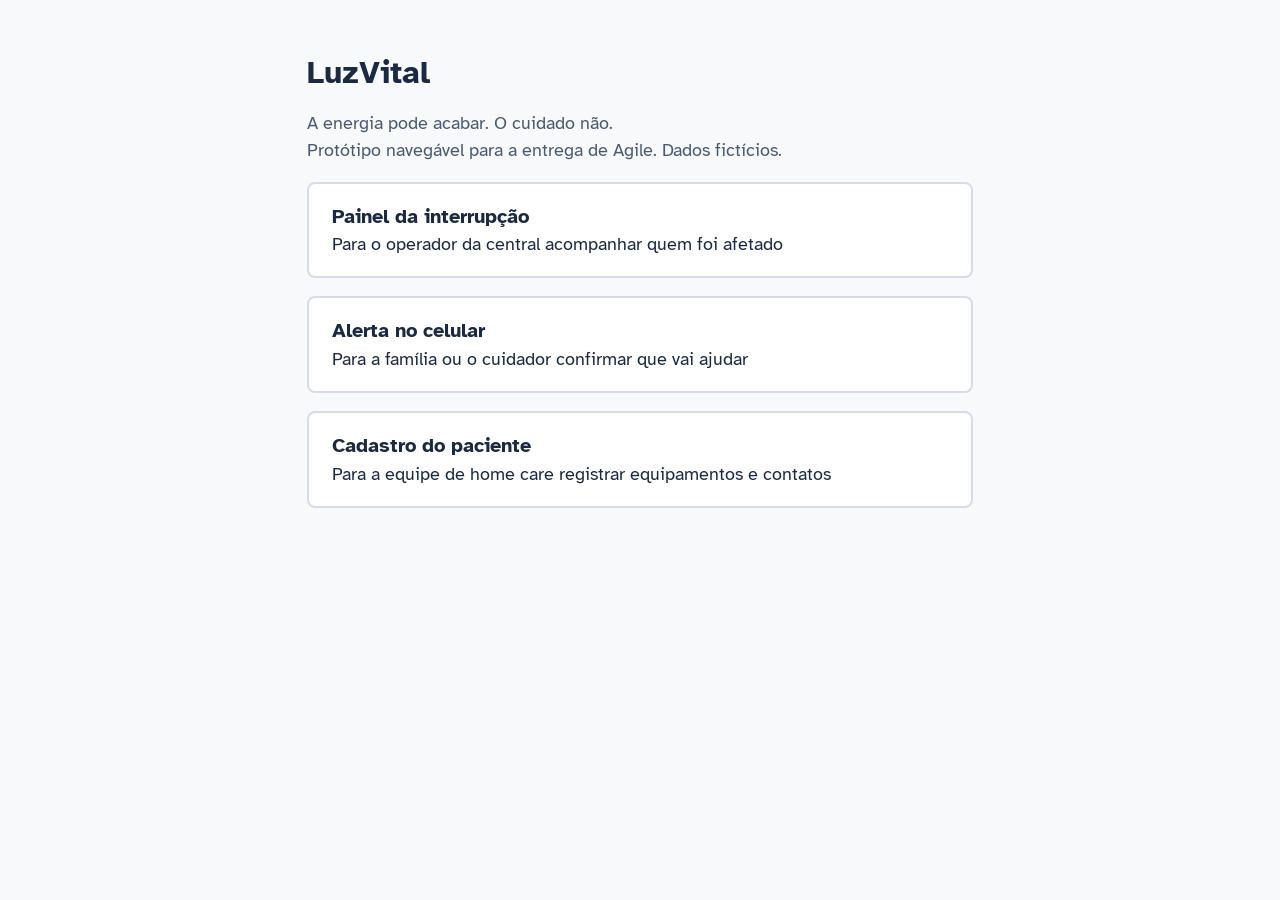
<file: frontend/prototipo/index.html>
<!DOCTYPE html>
<html lang="pt-BR">
<head>
<meta charset="utf-8">
<meta name="viewport" content="width=device-width, initial-scale=1">
<title>LuzVital — Protótipo</title>
<link rel="stylesheet" href="estilo.css">
<style>
  main { max-width: 40rem; margin: 0 auto; padding: 3rem 1.5rem; }
  p { color: var(--texto-suave); }
  ul { padding: 0; list-style: none; display: grid; gap: 1rem; }
  li a { display: block; padding: 1rem 1.25rem; border: 2px solid var(--linha); border-radius: 8px; text-decoration: none; background: #fff; }
  li a:hover { border-color: var(--noite); }
  li strong { display: block; font-size: 1.1rem; }
</style>
</head>
<body>
<main>
  <h1>LuzVital</h1>
  <p>A energia pode acabar. O cuidado não.<br>Protótipo navegável para a entrega de Agile. Dados fictícios.</p>
  <ul>
    <li><a href="painel.html"><strong>Painel da interrupção</strong>Para o operador da central acompanhar quem foi afetado</a></li>
    <li><a href="alerta.html"><strong>Alerta no celular</strong>Para a família ou o cuidador confirmar que vai ajudar</a></li>
    <li><a href="paciente.html"><strong>Cadastro do paciente</strong>Para a equipe de home care registrar equipamentos e contatos</a></li>
  </ul>
</main>
</body>
</html>
</file>
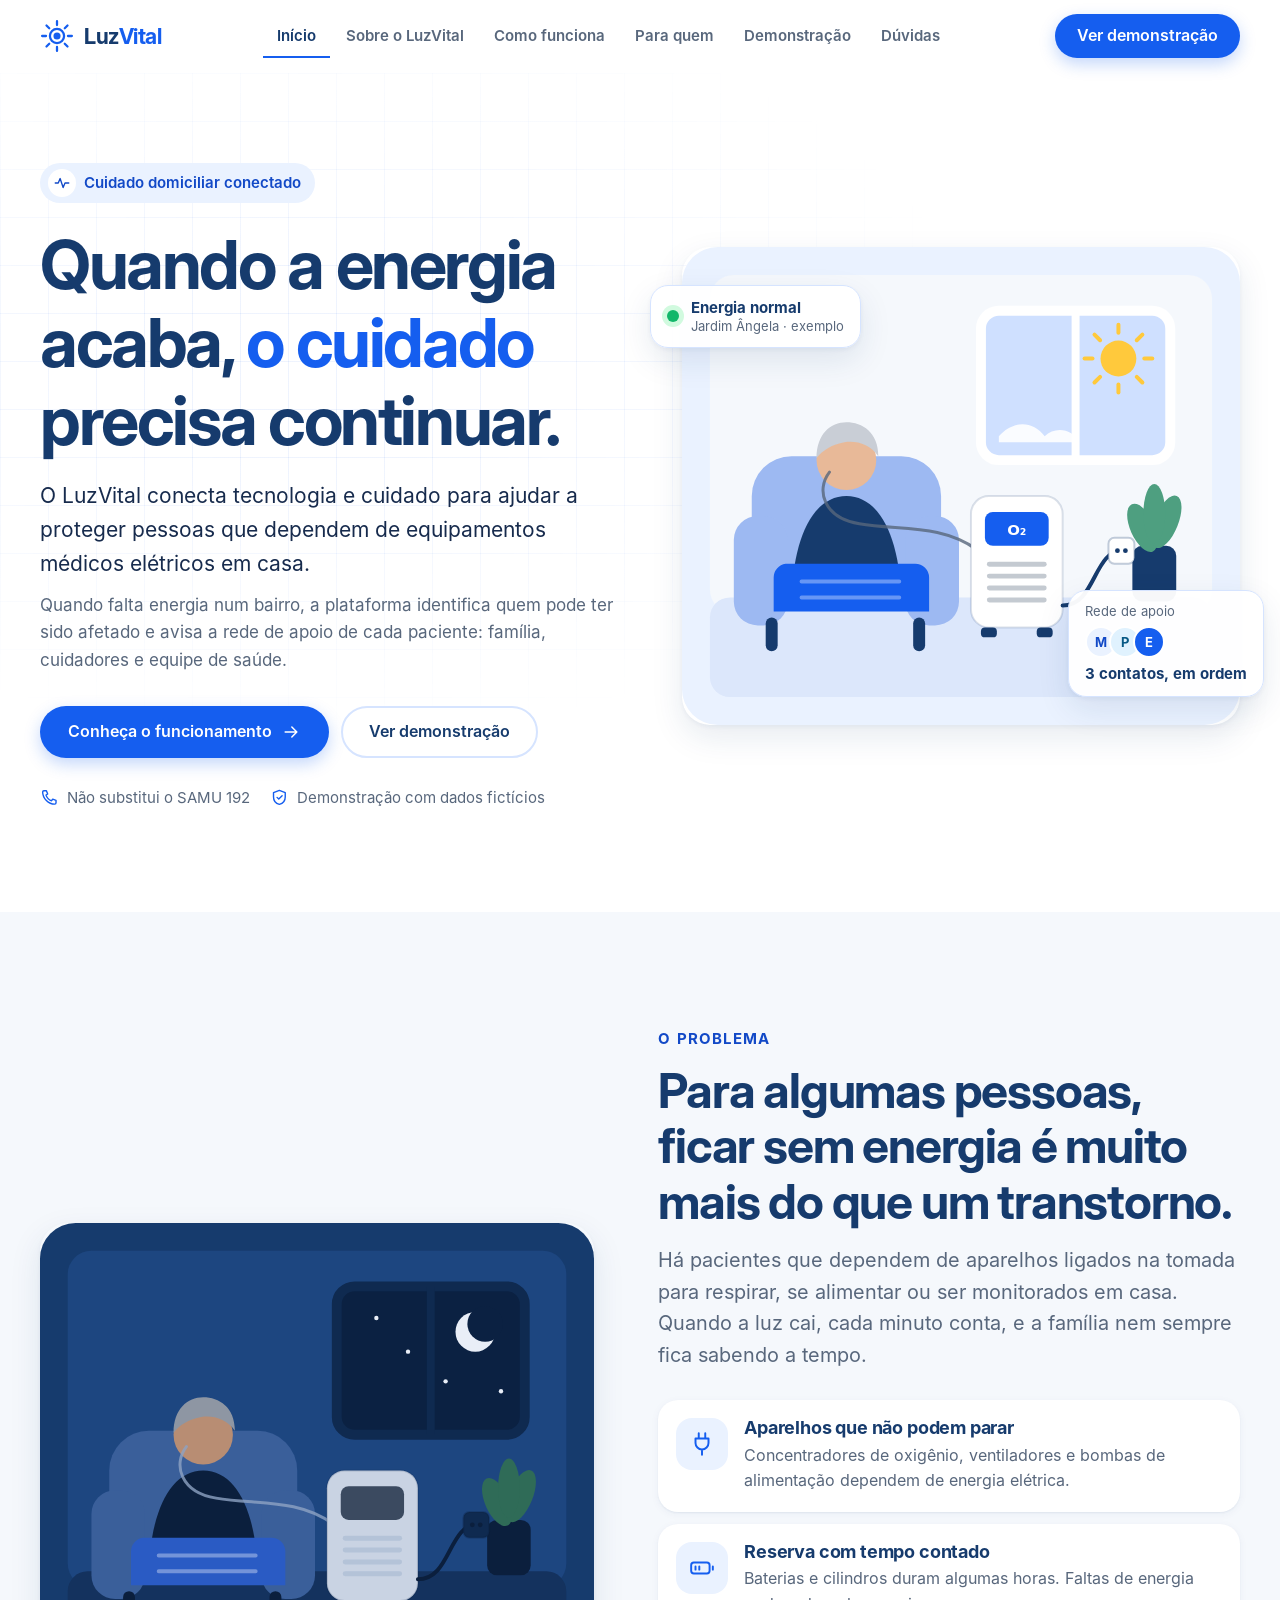
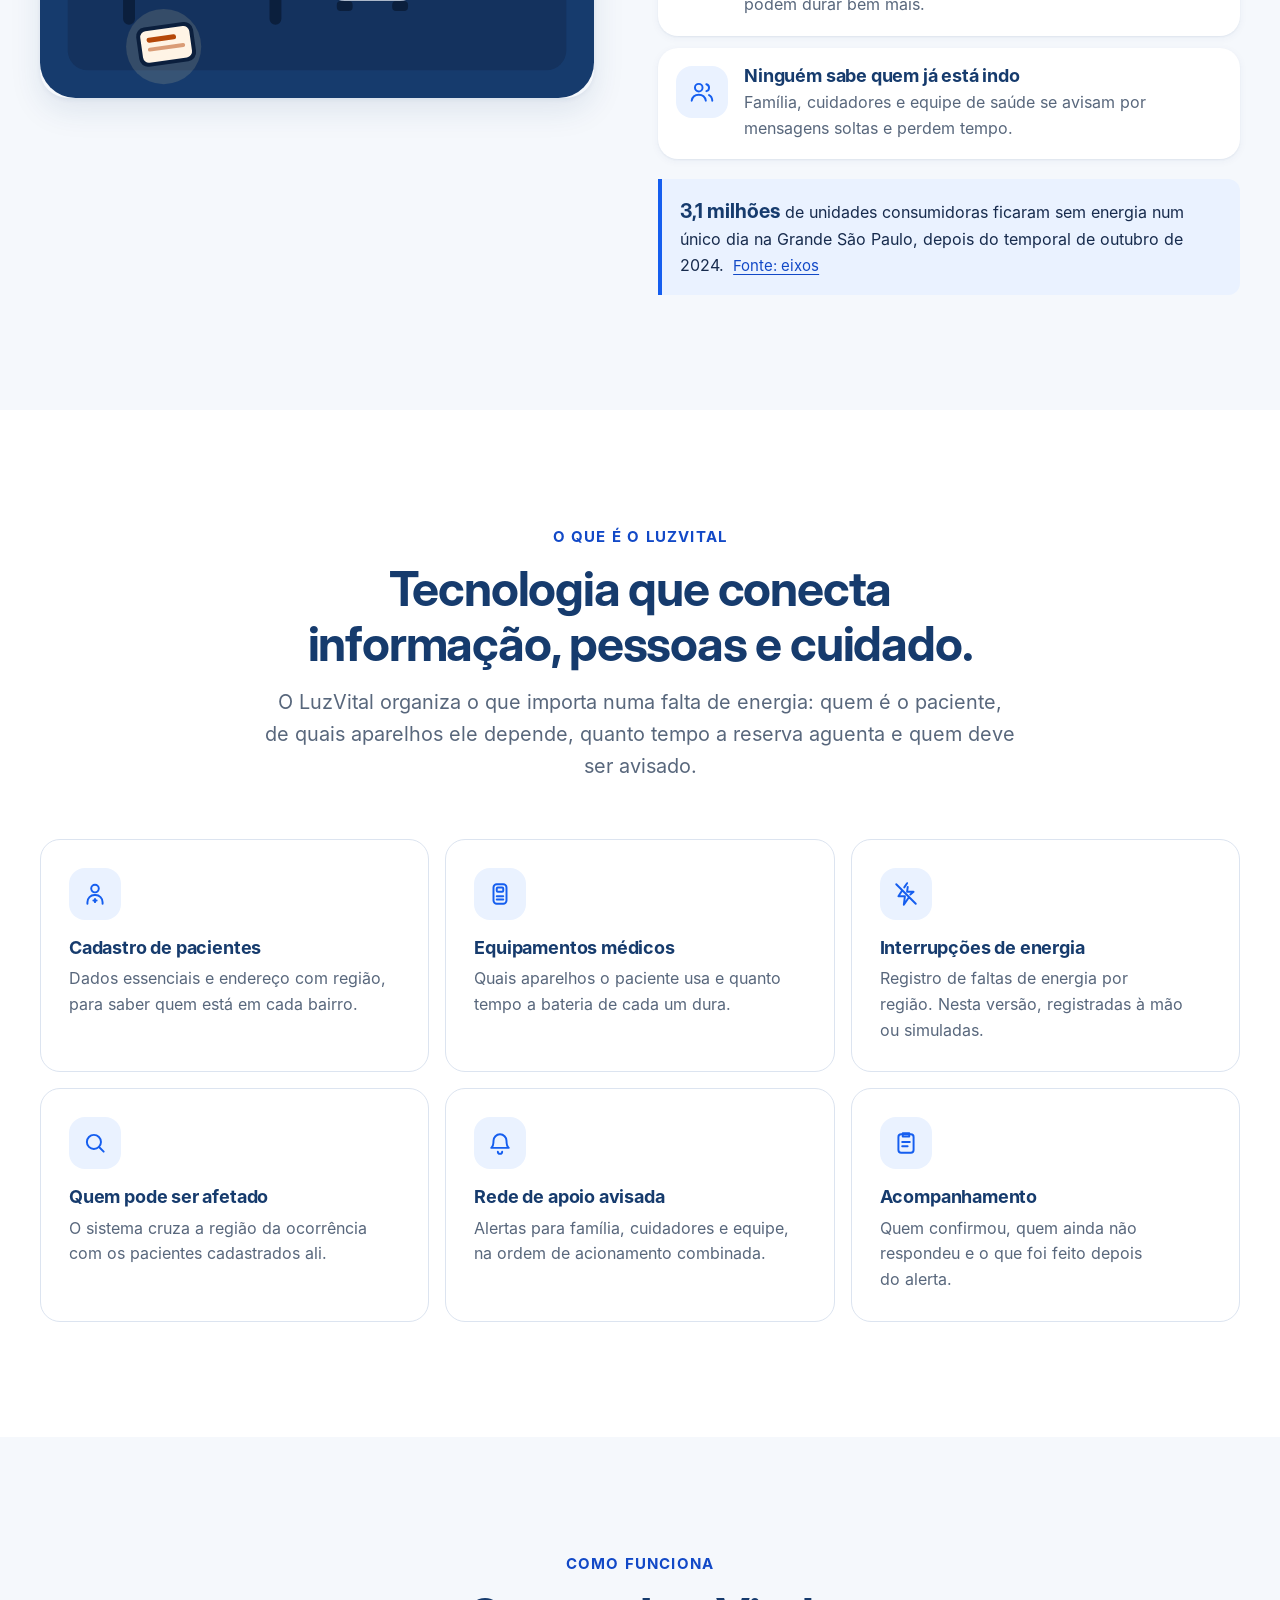
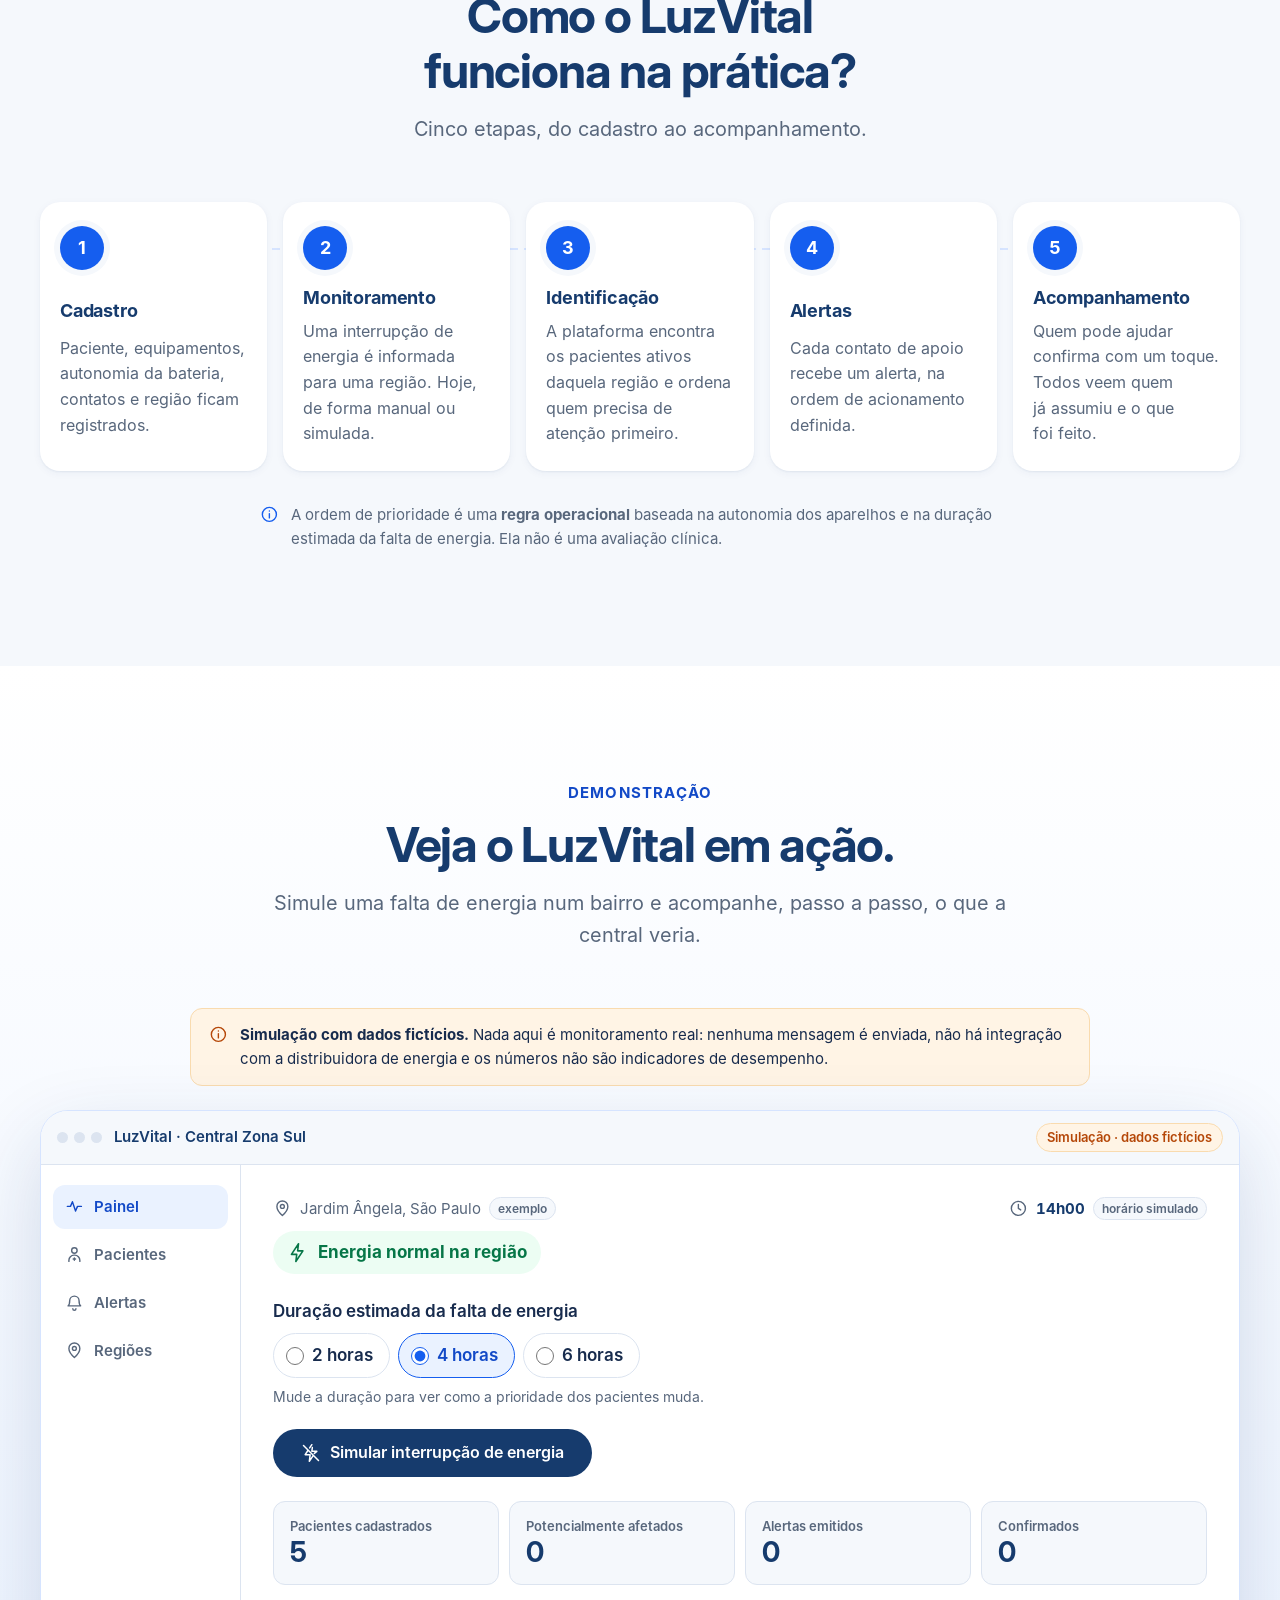
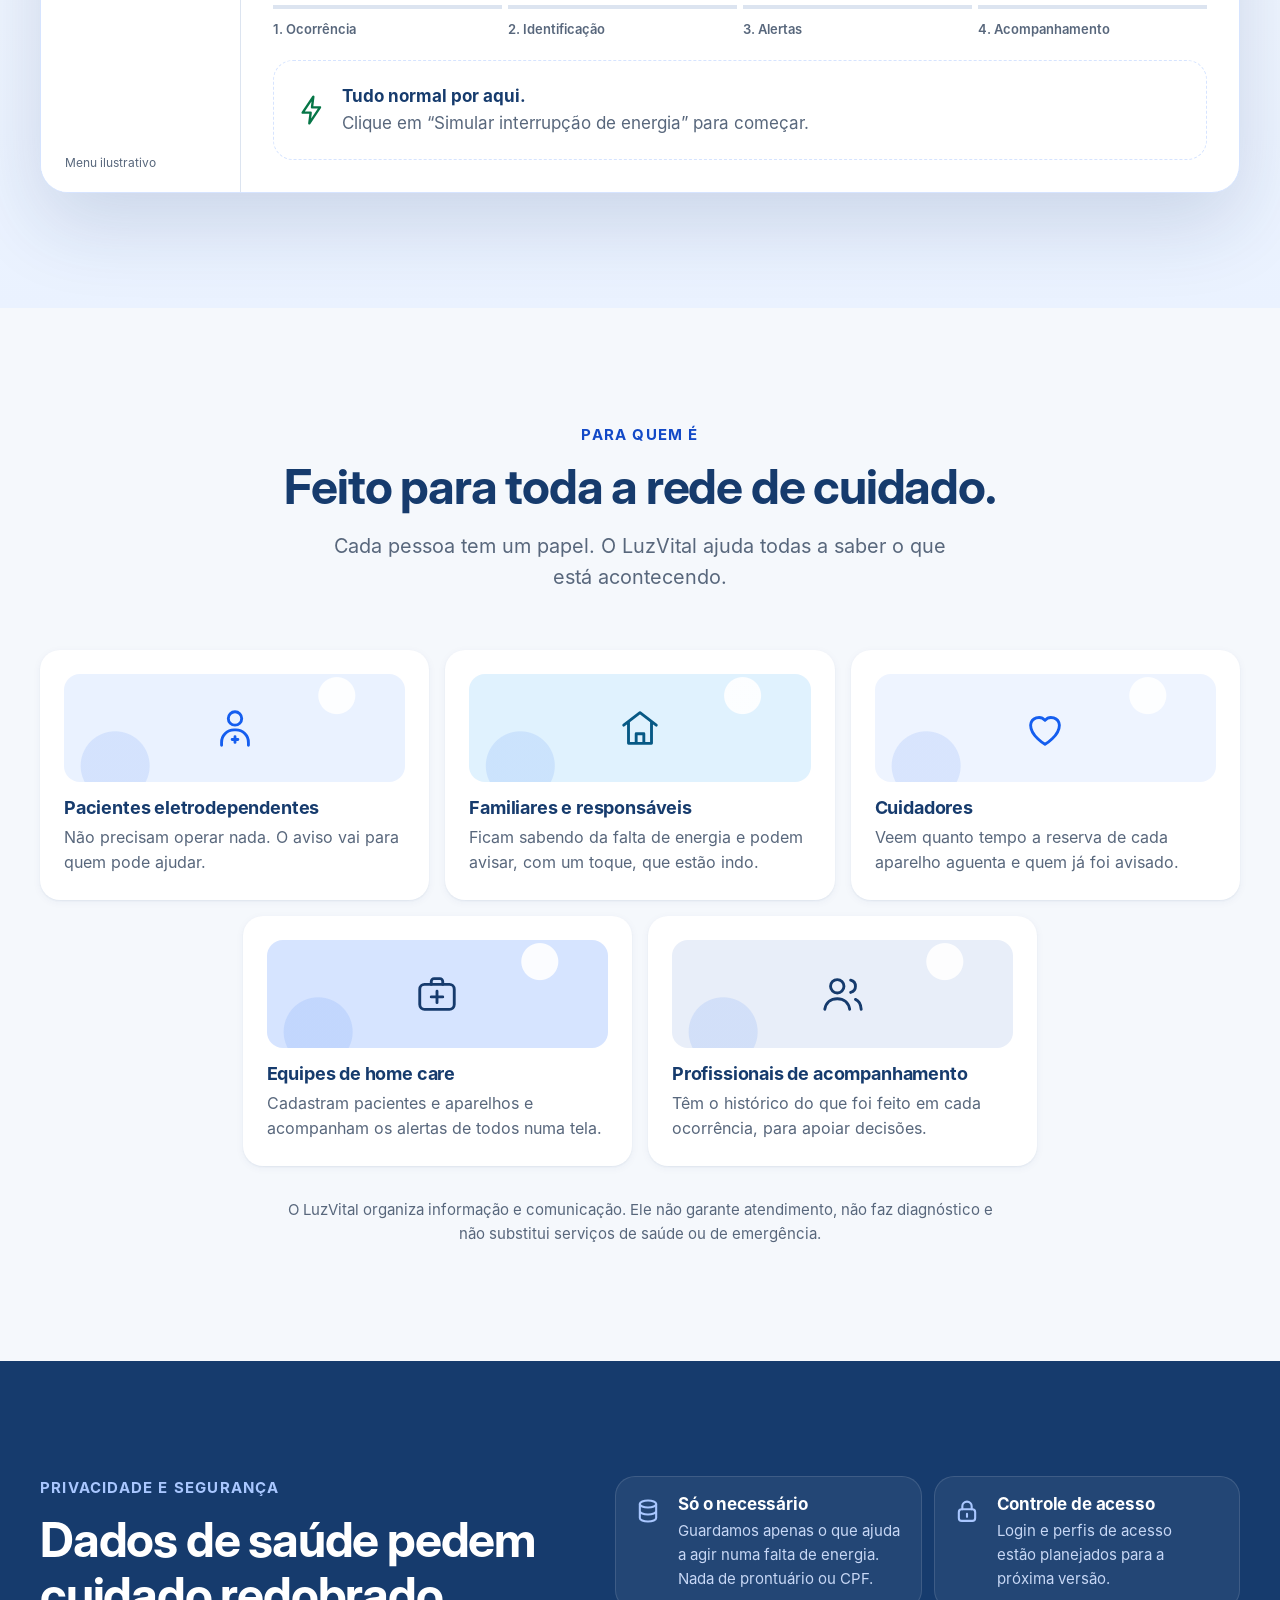
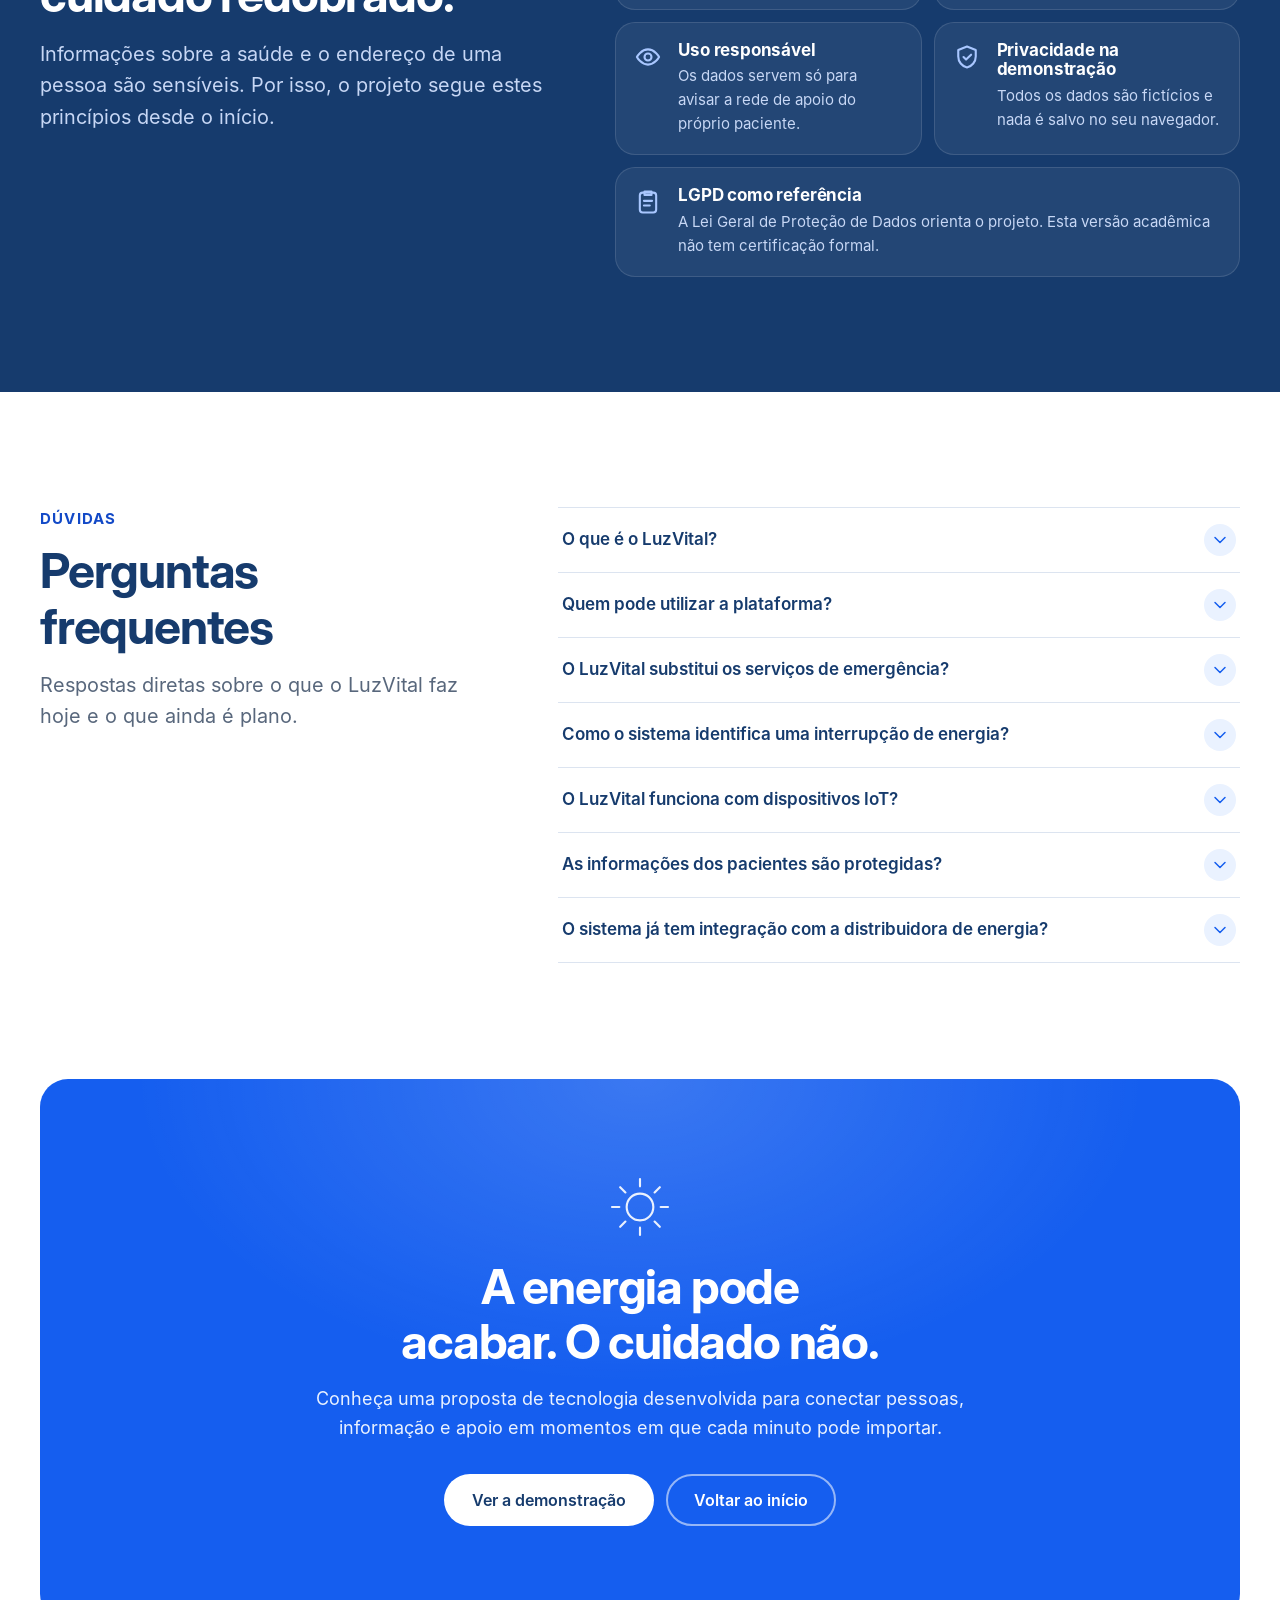
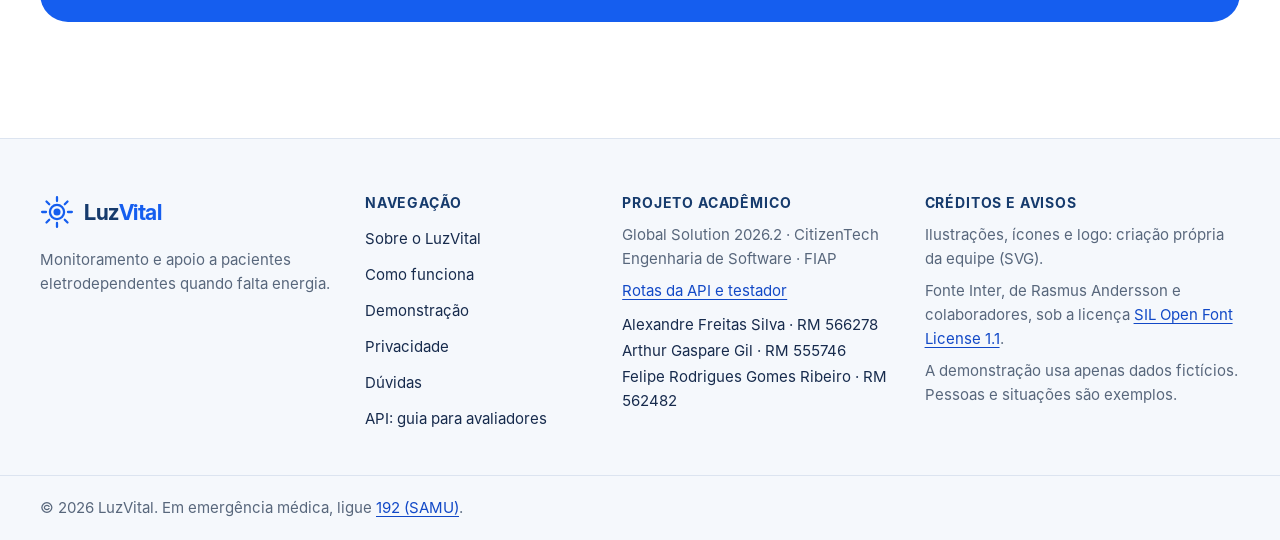
<file: backend/src/main/resources/static/index.html>
<!DOCTYPE html>
<html lang="pt-BR">
<head>
  <meta charset="utf-8">
  <meta name="viewport" content="width=device-width, initial-scale=1">
  <title>LuzVital — A energia pode acabar. O cuidado não.</title>
  <meta name="description" content="LuzVital conecta pacientes que dependem de equipamentos médicos elétricos em casa à sua rede de apoio quando falta energia. Projeto acadêmico CitizenTech — FIAP.">
  <meta name="theme-color" content="#155EEF">
  <link rel="icon" href="assets/logo/favicon.svg" type="image/svg+xml">
  <link rel="preload" href="assets/fonts/inter-regular.woff" as="font" type="font/woff" crossorigin>
  <link rel="preload" href="assets/fonts/interdisplay-bold.woff" as="font" type="font/woff" crossorigin>
  <link rel="stylesheet" href="css/styles.css">
  <script>document.documentElement.classList.add('js');</script>
  <script src="js/main.js" defer></script>
  <script src="js/simulacao.js" defer></script>
</head>
<body>
  <!-- Ícones próprios (traço 1.8, grade de 24 px). Usados com <use href="#i-..."> -->
  <svg class="sprite" aria-hidden="true" focusable="false">
    <symbol id="i-seta" viewBox="0 0 24 24"><path d="M5 12h14M13 6l6 6-6 6"/></symbol>
    <symbol id="i-menu" viewBox="0 0 24 24"><path d="M4 7h16M4 12h16M4 17h16"/></symbol>
    <symbol id="i-fechar" viewBox="0 0 24 24"><path d="M6 6l12 12M18 6L6 18"/></symbol>
    <symbol id="i-chevron" viewBox="0 0 24 24"><path d="M6 9l6 6 6-6"/></symbol>
    <symbol id="i-raio" viewBox="0 0 24 24"><path d="M13 2L5 14h6l-1 8 8-12h-6l1-8z"/></symbol>
    <symbol id="i-raio-off" viewBox="0 0 24 24"><path d="M13 2l-2.6 3.9M8.3 9L5 14h6l-1 8 4.4-6.6M16 12.5L19 10h-6l.6-4.5M3 3l18 18"/></symbol>
    <symbol id="i-tomada" viewBox="0 0 24 24"><path d="M9 2v5M15 2v5M6 7h12v4a6 6 0 0 1-12 0V7zM12 17v5"/></symbol>
    <symbol id="i-bateria" viewBox="0 0 24 24"><rect x="2" y="7" width="17" height="10" rx="2.5"/><path d="M22 10.5v3M6 10.5v3M9.5 10.5v3"/></symbol>
    <symbol id="i-relogio" viewBox="0 0 24 24"><circle cx="12" cy="12" r="9"/><path d="M12 7v5l3 2"/></symbol>
    <symbol id="i-pessoas" viewBox="0 0 24 24"><circle cx="9" cy="8" r="3.5"/><path d="M2.5 20c.6-3.6 3.2-5.5 6.5-5.5s5.9 1.9 6.5 5.5M16 4.8a3.3 3.3 0 0 1 0 6.4M18.5 14.8c1.7.7 2.8 2.4 3 5.2"/></symbol>
    <symbol id="i-paciente" viewBox="0 0 24 24"><circle cx="12" cy="7" r="3.5"/><path d="M5 21v-1.5A6.5 6.5 0 0 1 11.5 13h1A6.5 6.5 0 0 1 19 19.5V21M12 16.5v3M10.5 18h3"/></symbol>
    <symbol id="i-aparelho" viewBox="0 0 24 24"><rect x="6" y="3" width="12" height="18" rx="3"/><rect x="9" y="6" width="6" height="4" rx="1"/><path d="M9 14h6M9 17h6"/></symbol>
    <symbol id="i-mapa" viewBox="0 0 24 24"><path d="M12 21s-7-6.1-7-11.5a7 7 0 0 1 14 0C19 14.9 12 21 12 21z"/><circle cx="12" cy="9.5" r="2.5"/></symbol>
    <symbol id="i-busca" viewBox="0 0 24 24"><circle cx="11" cy="11" r="6.5"/><path d="M20 20l-4.3-4.3"/></symbol>
    <symbol id="i-sino" viewBox="0 0 24 24"><path d="M6 10a6 6 0 0 1 12 0c0 5 2 6.5 2 6.5H4S6 15 6 10zM10 20a2 2 0 0 0 4 0"/></symbol>
    <symbol id="i-check" viewBox="0 0 24 24"><circle cx="12" cy="12" r="9"/><path d="M8 12.3l2.7 2.7L16.2 9.5"/></symbol>
    <symbol id="i-lista" viewBox="0 0 24 24"><rect x="5" y="4" width="14" height="17" rx="2.5"/><path d="M9 3h6v3H9zM8.5 11h7M8.5 15h5"/></symbol>
    <symbol id="i-escudo" viewBox="0 0 24 24"><path d="M12 3l7.5 3v5.5c0 4.6-3.2 8.4-7.5 9.5-4.3-1.1-7.5-4.9-7.5-9.5V6L12 3z"/><path d="M9 12l2.2 2.2L15.5 10"/></symbol>
    <symbol id="i-cadeado" viewBox="0 0 24 24"><rect x="5" y="10.5" width="14" height="10" rx="2.5"/><path d="M8 10.5V8a4 4 0 0 1 8 0v2.5M12 14.5v2.5"/></symbol>
    <symbol id="i-olho" viewBox="0 0 24 24"><path d="M2.5 12S6 5.5 12 5.5 21.5 12 21.5 12 18 18.5 12 18.5 2.5 12 2.5 12z"/><circle cx="12" cy="12" r="3"/></symbol>
    <symbol id="i-dados" viewBox="0 0 24 24"><ellipse cx="12" cy="6" rx="7" ry="3"/><path d="M5 6v6c0 1.7 3.1 3 7 3s7-1.3 7-3V6M5 12v6c0 1.7 3.1 3 7 3s7-1.3 7-3v-6"/></symbol>
    <symbol id="i-telefone" viewBox="0 0 24 24"><path d="M5 3.5h3.2l1.6 4.2-2.1 1.4a11 11 0 0 0 7.2 7.2l1.4-2.1 4.2 1.6V19a1.6 1.6 0 0 1-1.6 1.6C10.8 20.6 3.4 13.2 3.4 5.1 3.4 4.2 4.1 3.5 5 3.5z"/></symbol>
    <symbol id="i-casa" viewBox="0 0 24 24"><path d="M3.5 10.5L12 4l8.5 6.5M6 9v11h12V9M10 20v-5h4v5"/></symbol>
    <symbol id="i-maos" viewBox="0 0 24 24"><path d="M12 20.5s-7.5-4.4-7.5-10A4.3 4.3 0 0 1 12 8a4.3 4.3 0 0 1 7.5 2.5c0 5.6-7.5 10-7.5 10z"/></symbol>
    <symbol id="i-maleta" viewBox="0 0 24 24"><rect x="3" y="7" width="18" height="13" rx="2.5"/><path d="M9 7V5.5A1.5 1.5 0 0 1 10.5 4h3A1.5 1.5 0 0 1 15 5.5V7M12 10.5v6M9 13.5h6"/></symbol>
    <symbol id="i-grafico" viewBox="0 0 24 24"><path d="M3 12h4l2.5-6 4 12 2.5-6H21"/></symbol>
    <symbol id="i-info" viewBox="0 0 24 24"><circle cx="12" cy="12" r="9"/><path d="M12 11v5.5M12 7.6v.2"/></symbol>
    <symbol id="i-reiniciar" viewBox="0 0 24 24"><path d="M4 12a8 8 0 1 0 2.4-5.7M4 4v4.5h4.5"/></symbol>
  </svg>

  <a class="pular" href="#conteudo">Pular para o conteúdo principal</a>

  <header class="cabecalho" data-cabecalho>
    <div class="container cabecalho__linha">
      <a class="marca" href="#inicio" aria-label="LuzVital — voltar ao início">
        <svg class="marca__simbolo" viewBox="0 0 48 48" aria-hidden="true" focusable="false">
          <g fill="none" stroke="currentColor" stroke-width="3.2" stroke-linecap="round"><circle cx="24" cy="24" r="10"/><path d="M39.5 24H45M34.96 34.96l3.89 3.89M24 39.5V45M13.04 34.96l-3.89 3.89M8.5 24H3M13.04 13.04L9.15 9.15M24 8.5V3M34.96 13.04l3.89-3.89"/></g>
          <circle cx="24" cy="24" r="5" fill="currentColor"/>
        </svg>
        <span class="marca__nome">Luz<span>Vital</span></span>
      </a>

      <nav class="nav" aria-label="Principal">
        <button class="nav__botao" type="button" aria-expanded="false" aria-controls="menu-principal" data-menu-botao>
          <svg class="icone" aria-hidden="true"><use href="#i-menu"/></svg>
          <span class="nav__botao-texto">Menu</span>
        </button>
        <ul class="nav__lista" id="menu-principal" data-menu>
          <li><a href="#inicio">Início</a></li>
          <li><a href="#sobre">Sobre o LuzVital</a></li>
          <li><a href="#como-funciona">Como funciona</a></li>
          <li><a href="#para-quem">Para quem</a></li>
          <li><a href="#demonstracao">Demonstração</a></li>
          <li><a href="#duvidas">Dúvidas</a></li>
          <li class="nav__cta-movel"><a class="botao botao--primario" href="#demonstracao">Ver demonstração</a></li>
        </ul>
      </nav>

      <a class="botao botao--primario botao--compacto cabecalho__cta" href="#demonstracao">Ver demonstração</a>
    </div>
  </header>

  <main id="conteudo" tabindex="-1">

    <!-- HERO -->
    <section class="hero" id="inicio" aria-labelledby="hero-titulo">
      <div class="hero__grade" aria-hidden="true"></div>
      <div class="container hero__conteudo">
        <div class="hero__texto">
          <p class="selo"><svg class="icone" aria-hidden="true"><use href="#i-grafico"/></svg> Cuidado domiciliar conectado</p>
          <h1 id="hero-titulo">Quando a energia acaba, <span class="destaque">o cuidado</span> precisa continuar.</h1>
          <p class="hero__lead">O LuzVital conecta tecnologia e cuidado para ajudar a proteger pessoas que dependem de equipamentos médicos elétricos em casa.</p>
          <p class="hero__apoio">Quando falta energia num bairro, a plataforma identifica quem pode ter sido afetado e avisa a rede de apoio de cada paciente: família, cuidadores e equipe de saúde.</p>
          <div class="acoes">
            <a class="botao botao--primario" href="#como-funciona">Conheça o funcionamento <svg class="icone" aria-hidden="true"><use href="#i-seta"/></svg></a>
            <a class="botao botao--secundario" href="#demonstracao">Ver demonstração</a>
          </div>
          <ul class="hero__notas" aria-label="Importante saber">
            <li><svg class="icone" aria-hidden="true"><use href="#i-telefone"/></svg> Não substitui o SAMU 192</li>
            <li><svg class="icone" aria-hidden="true"><use href="#i-escudo"/></svg> Demonstração com dados fictícios</li>
          </ul>
        </div>

        <figure class="hero__visual">
          <img src="assets/images/casa-energia.svg" width="560" height="480"
               alt="Ilustração: uma senhora descansa numa poltrona em casa, ligada a um concentrador de oxigênio conectado à tomada. Pela janela, um dia de sol.">
          <div class="cartao-flutuante cartao-flutuante--status" aria-hidden="true">
            <span class="ponto ponto--ok"></span>
            <div><strong>Energia normal</strong><small>Jardim Ângela · exemplo</small></div>
          </div>
          <div class="cartao-flutuante cartao-flutuante--rede" aria-hidden="true">
            <small>Rede de apoio</small>
            <div class="avatares"><span>M</span><span>P</span><span>E</span></div>
            <strong>3 contatos, em ordem</strong>
          </div>
          <figcaption class="sr-only">Os cartões sobre a ilustração são exemplos de como o LuzVital mostra a situação de um paciente.</figcaption>
        </figure>
      </div>
    </section>

    <!-- PROBLEMA -->
    <section class="secao secao--suave" id="problema" aria-labelledby="problema-titulo">
      <div class="container problema">
        <figure class="problema__visual revelar">
          <img src="assets/images/casa-sem-energia.svg" width="560" height="480" loading="lazy"
               alt="Ilustração: a mesma sala à noite, sem energia. O concentrador de oxigênio está apagado e um celular no chão acende com um aviso.">
        </figure>
        <div class="problema__texto">
          <p class="sobretitulo">O problema</p>
          <h2 id="problema-titulo">Para algumas pessoas, ficar sem energia é muito mais do que um transtorno.</h2>
          <p class="lead">Há pacientes que dependem de aparelhos ligados na tomada para respirar, se alimentar ou ser monitorados em casa. Quando a luz cai, cada minuto conta, e a família nem sempre fica sabendo a tempo.</p>
          <ul class="pontos">
            <li class="ponto-card revelar">
              <span class="icone-bolha"><svg class="icone" aria-hidden="true"><use href="#i-tomada"/></svg></span>
              <div><h3>Aparelhos que não podem parar</h3><p>Concentradores de oxigênio, ventiladores e bombas de alimentação dependem de energia elétrica.</p></div>
            </li>
            <li class="ponto-card revelar">
              <span class="icone-bolha"><svg class="icone" aria-hidden="true"><use href="#i-bateria"/></svg></span>
              <div><h3>Reserva com tempo contado</h3><p>Baterias e cilindros duram algumas horas. Faltas de energia podem durar bem mais.</p></div>
            </li>
            <li class="ponto-card revelar">
              <span class="icone-bolha"><svg class="icone" aria-hidden="true"><use href="#i-pessoas"/></svg></span>
              <div><h3>Ninguém sabe quem já está indo</h3><p>Família, cuidadores e equipe de saúde se avisam por mensagens soltas e perdem tempo.</p></div>
            </li>
          </ul>
          <p class="fato">
            <strong>3,1 milhões</strong> de unidades consumidoras ficaram sem energia num único dia na Grande São Paulo, depois do temporal de outubro de 2024.
            <a href="https://eixos.com.br/?p=314604" rel="noopener" target="_blank">Fonte: eixos<span class="sr-only"> (abre em nova aba)</span></a>
          </p>
        </div>
      </div>
    </section>

    <!-- O QUE É -->
    <section class="secao" id="sobre" aria-labelledby="sobre-titulo">
      <div class="container">
        <header class="secao__cabeca">
          <p class="sobretitulo">O que é o LuzVital</p>
          <h2 id="sobre-titulo">Tecnologia que conecta informação, pessoas e cuidado.</h2>
          <p class="lead">O LuzVital organiza o que importa numa falta de energia: quem é o paciente, de quais aparelhos ele depende, quanto tempo a reserva aguenta e quem deve ser avisado.</p>
        </header>
        <ul class="cards cards--3">
          <li class="card revelar"><span class="icone-bolha"><svg class="icone" aria-hidden="true"><use href="#i-paciente"/></svg></span><h3>Cadastro de pacientes</h3><p>Dados essenciais e endereço com região, para saber quem está em cada bairro.</p></li>
          <li class="card revelar"><span class="icone-bolha"><svg class="icone" aria-hidden="true"><use href="#i-aparelho"/></svg></span><h3>Equipamentos médicos</h3><p>Quais aparelhos o paciente usa e quanto tempo a bateria de cada um dura.</p></li>
          <li class="card revelar"><span class="icone-bolha"><svg class="icone" aria-hidden="true"><use href="#i-raio-off"/></svg></span><h3>Interrupções de energia</h3><p>Registro de faltas de energia por região. Nesta versão, registradas à mão ou simuladas.</p></li>
          <li class="card revelar"><span class="icone-bolha"><svg class="icone" aria-hidden="true"><use href="#i-busca"/></svg></span><h3>Quem pode ser afetado</h3><p>O sistema cruza a região da ocorrência com os pacientes cadastrados ali.</p></li>
          <li class="card revelar"><span class="icone-bolha"><svg class="icone" aria-hidden="true"><use href="#i-sino"/></svg></span><h3>Rede de apoio avisada</h3><p>Alertas para família, cuidadores e equipe, na ordem de acionamento combinada.</p></li>
          <li class="card revelar"><span class="icone-bolha"><svg class="icone" aria-hidden="true"><use href="#i-lista"/></svg></span><h3>Acompanhamento</h3><p>Quem confirmou, quem ainda não respondeu e o que foi feito depois do alerta.</p></li>
        </ul>
      </div>
    </section>

    <!-- COMO FUNCIONA -->
    <section class="secao secao--suave" id="como-funciona" aria-labelledby="como-titulo">
      <div class="container">
        <header class="secao__cabeca">
          <p class="sobretitulo">Como funciona</p>
          <h2 id="como-titulo">Como o LuzVital funciona na prática?</h2>
          <p class="lead">Cinco etapas, do cadastro ao acompanhamento.</p>
        </header>
        <ol class="etapas">
          <li class="etapa revelar">
            <span class="etapa__numero" aria-hidden="true">1</span>
            <span class="etapa__icone"><svg class="icone" aria-hidden="true"><use href="#i-paciente"/></svg></span>
            <h3><span class="sr-only">Etapa 1: </span>Cadastro</h3>
            <p>Paciente, equipamentos, autonomia da bateria, contatos e região ficam registrados.</p>
          </li>
          <li class="etapa revelar">
            <span class="etapa__numero" aria-hidden="true">2</span>
            <span class="etapa__icone"><svg class="icone" aria-hidden="true"><use href="#i-raio-off"/></svg></span>
            <h3><span class="sr-only">Etapa 2: </span>Monitoramento</h3>
            <p>Uma interrupção de energia é informada para uma região. Hoje, de forma manual ou simulada.</p>
          </li>
          <li class="etapa revelar">
            <span class="etapa__numero" aria-hidden="true">3</span>
            <span class="etapa__icone"><svg class="icone" aria-hidden="true"><use href="#i-busca"/></svg></span>
            <h3><span class="sr-only">Etapa 3: </span>Identificação</h3>
            <p>A plataforma encontra os pacientes ativos daquela região e ordena quem precisa de atenção primeiro.</p>
          </li>
          <li class="etapa revelar">
            <span class="etapa__numero" aria-hidden="true">4</span>
            <span class="etapa__icone"><svg class="icone" aria-hidden="true"><use href="#i-sino"/></svg></span>
            <h3><span class="sr-only">Etapa 4: </span>Alertas</h3>
            <p>Cada contato de apoio recebe um alerta, na ordem de acionamento definida.</p>
          </li>
          <li class="etapa revelar">
            <span class="etapa__numero" aria-hidden="true">5</span>
            <span class="etapa__icone"><svg class="icone" aria-hidden="true"><use href="#i-check"/></svg></span>
            <h3><span class="sr-only">Etapa 5: </span>Acompanhamento</h3>
            <p>Quem pode ajudar confirma com um toque. Todos veem quem já assumiu e o que foi feito.</p>
          </li>
        </ol>
        <p class="nota-regra"><svg class="icone" aria-hidden="true"><use href="#i-info"/></svg><span>A ordem de prioridade é uma <strong>regra operacional</strong> baseada na autonomia dos aparelhos e na duração estimada da falta de energia. Ela não é uma avaliação clínica.</span></p>
      </div>
    </section>

    <!-- DEMONSTRAÇÃO -->
    <section class="secao demo" id="demonstracao" aria-labelledby="demo-titulo">
      <div class="container">
        <header class="secao__cabeca">
          <p class="sobretitulo">Demonstração</p>
          <h2 id="demo-titulo">Veja o LuzVital em ação.</h2>
          <p class="lead">Simule uma falta de energia num bairro e acompanhe, passo a passo, o que a central veria.</p>
        </header>

        <div class="aviso-simulacao" role="note">
          <svg class="icone" aria-hidden="true"><use href="#i-info"/></svg>
          <p><strong>Simulação com dados fictícios.</strong> Nada aqui é monitoramento real: nenhuma mensagem é enviada, não há integração com a distribuidora de energia e os números não são indicadores de desempenho.</p>
        </div>

        <div class="app" data-simulacao>
          <div class="app__barra">
            <span class="app__pontos" aria-hidden="true"><i></i><i></i><i></i></span>
            <span class="app__titulo">LuzVital · Central Zona Sul</span>
            <span class="etiqueta etiqueta--simulacao">Simulação · dados fictícios</span>
          </div>

          <div class="app__corpo">
            <aside class="app__lateral" aria-label="Seções do painel (ilustrativo)">
              <ul>
                <li class="ativo"><svg class="icone" aria-hidden="true"><use href="#i-grafico"/></svg>Painel</li>
                <li><svg class="icone" aria-hidden="true"><use href="#i-paciente"/></svg>Pacientes</li>
                <li><svg class="icone" aria-hidden="true"><use href="#i-sino"/></svg>Alertas</li>
                <li><svg class="icone" aria-hidden="true"><use href="#i-mapa"/></svg>Regiões</li>
              </ul>
              <p class="app__lateral-nota">Menu ilustrativo</p>
            </aside>

            <div class="app__principal">
              <div class="painel-topo">
                <div>
                  <p class="painel-topo__regiao"><svg class="icone" aria-hidden="true"><use href="#i-mapa"/></svg> Jardim Ângela, São Paulo <span class="exemplo">exemplo</span></p>
                  <p class="estado" data-estado data-tom="ok">
                    <svg class="icone" aria-hidden="true"><use href="#i-raio" data-estado-icone/></svg>
                    <span data-estado-texto>Energia normal na região</span>
                  </p>
                </div>
                <p class="relogio"><svg class="icone" aria-hidden="true"><use href="#i-relogio"/></svg> <span data-relogio>14h00</span> <span class="exemplo">horário simulado</span></p>
              </div>

              <fieldset class="duracao" data-duracao>
                <legend>Duração estimada da falta de energia</legend>
                <div class="duracao__opcoes">
                  <label><input type="radio" name="duracao" value="120"> 2 horas</label>
                  <label><input type="radio" name="duracao" value="240" checked> 4 horas</label>
                  <label><input type="radio" name="duracao" value="360"> 6 horas</label>
                </div>
                <p class="duracao__dica">Mude a duração para ver como a prioridade dos pacientes muda.</p>
              </fieldset>

              <div class="controles">
                <button class="botao botao--alerta" type="button" data-simular>
                  <svg class="icone" aria-hidden="true"><use href="#i-raio-off"/></svg> Simular interrupção de energia
                </button>
                <button class="botao botao--fantasma" type="button" data-encerrar hidden>
                  <svg class="icone" aria-hidden="true"><use href="#i-raio"/></svg> Energia voltou: encerrar
                </button>
                <button class="botao botao--fantasma" type="button" data-reiniciar hidden>
                  <svg class="icone" aria-hidden="true"><use href="#i-reiniciar"/></svg> Reiniciar simulação
                </button>
              </div>

              <dl class="metricas">
                <div class="metrica"><dt>Pacientes cadastrados</dt><dd data-m="cadastrados">5</dd></div>
                <div class="metrica"><dt>Potencialmente afetados</dt><dd data-m="afetados">0</dd></div>
                <div class="metrica"><dt>Alertas emitidos</dt><dd data-m="alertas">0</dd></div>
                <div class="metrica"><dt>Confirmados</dt><dd data-m="confirmados">0</dd></div>
              </dl>

              <ol class="progresso" aria-label="Etapas da simulação" data-progresso>
                <li data-passo="ocorrencia">Ocorrência</li>
                <li data-passo="identificacao">Identificação</li>
                <li data-passo="alertas">Alertas</li>
                <li data-passo="acompanhamento">Acompanhamento</li>
              </ol>

              <div class="painel-vazio" data-vazio>
                <svg class="icone" aria-hidden="true"><use href="#i-raio"/></svg>
                <p><strong>Tudo normal por aqui.</strong><br>Clique em “Simular interrupção de energia” para começar.</p>
              </div>

              <section class="afetados" aria-labelledby="afetados-titulo" data-afetados hidden>
                <div class="afetados__cabeca">
                  <h3 id="afetados-titulo">Pacientes da região, por prioridade</h3>
                  <p class="tempo-1a" data-primeira hidden></p>
                </div>
                <ul class="lista-pacientes" data-lista></ul>
                <p class="nota-pequena">Prioridade por regra operacional, não é avaliação clínica. Em emergência médica, ligue para o <a href="tel:192">SAMU 192</a>.</p>
              </section>

              <section class="historico" aria-labelledby="historico-titulo" data-historico hidden>
                <h3 id="historico-titulo">Linha do tempo</h3>
                <ol class="historico__lista" data-log></ol>
              </section>
            </div>
          </div>
        </div>

        <p class="sr-only" aria-live="polite" data-anuncio></p>
      </div>
    </section>

    <!-- PARA QUEM -->
    <section class="secao secao--suave" id="para-quem" aria-labelledby="quem-titulo">
      <div class="container">
        <header class="secao__cabeca">
          <p class="sobretitulo">Para quem é</p>
          <h2 id="quem-titulo">Feito para toda a rede de cuidado.</h2>
          <p class="lead">Cada pessoa tem um papel. O LuzVital ajuda todas a saber o que está acontecendo.</p>
        </header>
        <ul class="publicos">
          <li class="publico revelar">
            <span class="publico__ilustra publico__ilustra--1"><svg class="icone" aria-hidden="true"><use href="#i-paciente"/></svg></span>
            <h3>Pacientes eletrodependentes</h3>
            <p>Não precisam operar nada. O aviso vai para quem pode ajudar.</p>
          </li>
          <li class="publico revelar">
            <span class="publico__ilustra publico__ilustra--2"><svg class="icone" aria-hidden="true"><use href="#i-casa"/></svg></span>
            <h3>Familiares e responsáveis</h3>
            <p>Ficam sabendo da falta de energia e podem avisar, com um toque, que estão indo.</p>
          </li>
          <li class="publico revelar">
            <span class="publico__ilustra publico__ilustra--3"><svg class="icone" aria-hidden="true"><use href="#i-maos"/></svg></span>
            <h3>Cuidadores</h3>
            <p>Veem quanto tempo a reserva de cada aparelho aguenta e quem já foi avisado.</p>
          </li>
          <li class="publico revelar">
            <span class="publico__ilustra publico__ilustra--4"><svg class="icone" aria-hidden="true"><use href="#i-maleta"/></svg></span>
            <h3>Equipes de home care</h3>
            <p>Cadastram pacientes e aparelhos e acompanham os alertas de todos numa tela.</p>
          </li>
          <li class="publico revelar">
            <span class="publico__ilustra publico__ilustra--5"><svg class="icone" aria-hidden="true"><use href="#i-pessoas"/></svg></span>
            <h3>Profissionais de acompanhamento</h3>
            <p>Têm o histórico do que foi feito em cada ocorrência, para apoiar decisões.</p>
          </li>
        </ul>
        <p class="nota-centro">O LuzVital organiza informação e comunicação. Ele não garante atendimento, não faz diagnóstico e não substitui serviços de saúde ou de emergência.</p>
      </div>
    </section>

    <!-- PRIVACIDADE -->
    <section class="secao secao--escura" id="privacidade" aria-labelledby="priv-titulo">
      <div class="container privacidade">
        <div class="privacidade__texto">
          <p class="sobretitulo">Privacidade e segurança</p>
          <h2 id="priv-titulo">Dados de saúde pedem cuidado redobrado.</h2>
          <p class="lead">Informações sobre a saúde e o endereço de uma pessoa são sensíveis. Por isso, o projeto segue estes princípios desde o início.</p>
        </div>
        <ul class="principios">
          <li><svg class="icone" aria-hidden="true"><use href="#i-dados"/></svg><div><h3>Só o necessário</h3><p>Guardamos apenas o que ajuda a agir numa falta de energia. Nada de prontuário ou CPF.</p></div></li>
          <li><svg class="icone" aria-hidden="true"><use href="#i-cadeado"/></svg><div><h3>Controle de acesso</h3><p>Login e perfis de acesso estão planejados para a próxima versão.</p></div></li>
          <li><svg class="icone" aria-hidden="true"><use href="#i-olho"/></svg><div><h3>Uso responsável</h3><p>Os dados servem só para avisar a rede de apoio do próprio paciente.</p></div></li>
          <li><svg class="icone" aria-hidden="true"><use href="#i-escudo"/></svg><div><h3>Privacidade na demonstração</h3><p>Todos os dados são fictícios e nada é salvo no seu navegador.</p></div></li>
          <li><svg class="icone" aria-hidden="true"><use href="#i-lista"/></svg><div><h3>LGPD como referência</h3><p>A Lei Geral de Proteção de Dados orienta o projeto. Esta versão acadêmica não tem certificação formal.</p></div></li>
        </ul>
      </div>
    </section>

    <!-- FAQ -->
    <section class="secao" id="duvidas" aria-labelledby="faq-titulo">
      <div class="container faq">
        <header class="secao__cabeca secao__cabeca--esquerda">
          <p class="sobretitulo">Dúvidas</p>
          <h2 id="faq-titulo">Perguntas frequentes</h2>
          <p class="lead">Respostas diretas sobre o que o LuzVital faz hoje e o que ainda é plano.</p>
        </header>
        <div class="acordeao" data-acordeao>
          <h3><button type="button" aria-expanded="false" aria-controls="faq-1" id="faq-1-b">O que é o LuzVital?<svg class="icone" aria-hidden="true"><use href="#i-chevron"/></svg></button></h3>
          <div id="faq-1" role="region" aria-labelledby="faq-1-b" hidden><p>É uma plataforma que cruza faltas de energia com os pacientes eletrodependentes cadastrados na região e avisa a rede de apoio de cada um. É um projeto acadêmico da FIAP, desenvolvido na Global Solution 2026.</p></div>

          <h3><button type="button" aria-expanded="false" aria-controls="faq-2" id="faq-2-b">Quem pode utilizar a plataforma?<svg class="icone" aria-hidden="true"><use href="#i-chevron"/></svg></button></h3>
          <div id="faq-2" role="region" aria-labelledby="faq-2-b" hidden><p>Equipes de home care, que cadastram os pacientes, e os contatos de apoio: familiares, cuidadores e profissionais de saúde. O paciente não precisa usar o sistema.</p></div>

          <h3><button type="button" aria-expanded="false" aria-controls="faq-3" id="faq-3-b">O LuzVital substitui os serviços de emergência?<svg class="icone" aria-hidden="true"><use href="#i-chevron"/></svg></button></h3>
          <div id="faq-3" role="region" aria-labelledby="faq-3-b" hidden><p><strong>Não.</strong> O LuzVital avisa a rede de apoio, mas não envia ambulâncias nem faz triagem. Em emergência médica, ligue para o <a href="tel:192">SAMU 192</a>.</p></div>

          <h3><button type="button" aria-expanded="false" aria-controls="faq-4" id="faq-4-b">Como o sistema identifica uma interrupção de energia?<svg class="icone" aria-hidden="true"><use href="#i-chevron"/></svg></button></h3>
          <div id="faq-4" role="region" aria-labelledby="faq-4-b" hidden><p>Nesta versão, a interrupção é registrada por um operador ou simulada para testes. A identificação automática depende das fontes de dados e da infraestrutura de monitoramento disponíveis, e ainda não está implementada.</p></div>

          <h3><button type="button" aria-expanded="false" aria-controls="faq-5" id="faq-5-b">O LuzVital funciona com dispositivos IoT?<svg class="icone" aria-hidden="true"><use href="#i-chevron"/></svg></button></h3>
          <div id="faq-5" role="region" aria-labelledby="faq-5-b" hidden><p>Ainda não. Um pequeno dispositivo na tomada que avisa quando a energia some é uma possibilidade futura. Ele exigiria avaliação elétrica, testes de segurança e uma forma de comunicação que funcione sem o Wi-Fi da casa.</p></div>

          <h3><button type="button" aria-expanded="false" aria-controls="faq-6" id="faq-6-b">As informações dos pacientes são protegidas?<svg class="icone" aria-hidden="true"><use href="#i-chevron"/></svg></button></h3>
          <div id="faq-6" role="region" aria-labelledby="faq-6-b" hidden><p>O projeto guarda o mínimo necessário e usa somente dados fictícios nesta fase. Login e perfis de acesso estão planejados para a próxima versão, antes de qualquer uso com pessoas reais.</p></div>

          <h3><button type="button" aria-expanded="false" aria-controls="faq-7" id="faq-7-b">O sistema já tem integração com a distribuidora de energia?<svg class="icone" aria-hidden="true"><use href="#i-chevron"/></svg></button></h3>
          <div id="faq-7" role="region" aria-labelledby="faq-7-b" hidden><p>Não. Essa integração depende de um acordo formal com a distribuidora. Por enquanto, as interrupções são informadas manualmente ou simuladas.</p></div>
        </div>
      </div>
    </section>

    <!-- CTA -->
    <section class="cta" aria-labelledby="cta-titulo">
      <div class="container cta__caixa">
        <svg class="cta__sol" viewBox="0 0 48 48" aria-hidden="true" focusable="false">
          <g fill="none" stroke="currentColor" stroke-width="1.6" stroke-linecap="round"><circle cx="24" cy="24" r="10"/><path d="M39.5 24H45M34.96 34.96l3.89 3.89M24 39.5V45M13.04 34.96l-3.89 3.89M8.5 24H3M13.04 13.04L9.15 9.15M24 8.5V3M34.96 13.04l3.89-3.89"/></g>
        </svg>
        <h2 id="cta-titulo">A energia pode acabar. O cuidado não.</h2>
        <p>Conheça uma proposta de tecnologia desenvolvida para conectar pessoas, informação e apoio em momentos em que cada minuto pode importar.</p>
        <div class="acoes acoes--centro">
          <a class="botao botao--claro" href="#demonstracao">Ver a demonstração</a>
          <a class="botao botao--contorno-claro" href="#inicio">Voltar ao início</a>
        </div>
      </div>
    </section>
  </main>

  <footer class="rodape">
    <div class="container rodape__grade">
      <div class="rodape__marca">
        <a class="marca marca--rodape" href="#inicio" aria-label="LuzVital — voltar ao início">
          <svg class="marca__simbolo" viewBox="0 0 48 48" aria-hidden="true" focusable="false">
            <g fill="none" stroke="currentColor" stroke-width="3.2" stroke-linecap="round"><circle cx="24" cy="24" r="10"/><path d="M39.5 24H45M34.96 34.96l3.89 3.89M24 39.5V45M13.04 34.96l-3.89 3.89M8.5 24H3M13.04 13.04L9.15 9.15M24 8.5V3M34.96 13.04l3.89-3.89"/></g>
            <circle cx="24" cy="24" r="5" fill="currentColor"/>
          </svg>
          <span class="marca__nome">Luz<span>Vital</span></span>
        </a>
        <p>Monitoramento e apoio a pacientes eletrodependentes quando falta energia.</p>
      </div>
      <nav aria-label="Rodapé">
        <h2 class="rodape__titulo">Navegação</h2>
        <ul>
          <li><a href="#sobre">Sobre o LuzVital</a></li>
          <li><a href="#como-funciona">Como funciona</a></li>
          <li><a href="#demonstracao">Demonstração</a></li>
          <li><a href="#privacidade">Privacidade</a></li>
          <li><a href="#duvidas">Dúvidas</a></li>
          <li><a href="api.html">API: guia para avaliadores</a></li>
        </ul>
      </nav>
      <div>
        <h2 class="rodape__titulo">Projeto acadêmico</h2>
        <p>Global Solution 2026.2 · CitizenTech<br>Engenharia de Software · FIAP</p>
        <p><a href="api.html">Rotas da API e testador</a></p>
        <ul class="equipe">
          <li>Alexandre Freitas Silva · RM 566278</li>
          <li>Arthur Gaspare Gil · RM 555746</li>
          <li>Felipe Rodrigues Gomes Ribeiro · RM 562482</li>
        </ul>
      </div>
      <div>
        <h2 class="rodape__titulo">Créditos e avisos</h2>
        <p>Ilustrações, ícones e logo: criação própria da equipe (SVG).</p>
        <p>Fonte Inter, de Rasmus Andersson e colaboradores, sob a licença <a href="assets/fonts/OFL.txt">SIL Open Font License 1.1</a>.</p>
        <p>A demonstração usa apenas dados fictícios. Pessoas e situações são exemplos.</p>
      </div>
    </div>
    <div class="container rodape__base">
      <p>© <span data-ano>2026</span> LuzVital. Em emergência médica, ligue <a href="tel:192">192 (SAMU)</a>.</p>
    </div>
  </footer>
</body>
</html>
</file>
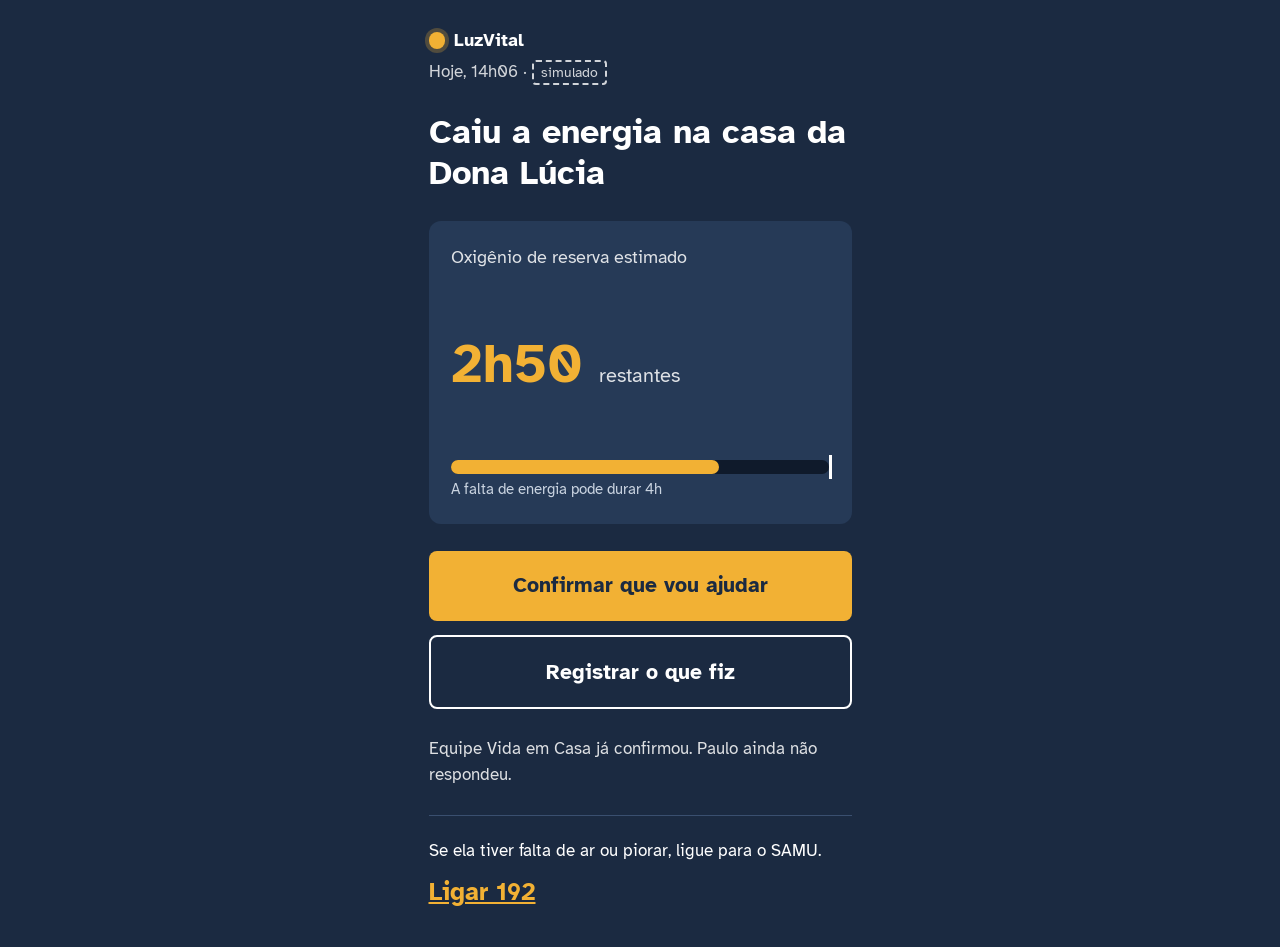
<file: frontend/prototipo/alerta.html>
<!DOCTYPE html>
<html lang="pt-BR">
<head>
<meta charset="utf-8">
<meta name="viewport" content="width=device-width, initial-scale=1">
<meta name="theme-color" content="#1B2A41">
<title>LuzVital — Alerta (protótipo)</title>
<link rel="stylesheet" href="estilo.css">
<style>
  body { background: var(--noite); color: #fff; min-height: 100vh; }
  main { max-width: 26rem; margin: 0 auto; padding: 1.5rem 1.25rem 2rem; display: grid; gap: 1.5rem; }
  .marca { color: #fff; font-size: 1rem; }
  .quando { font-size: .95rem; opacity: .8; margin: .25rem 0 0; }
  h1 { font-size: 1.9rem; }
  .tempo { background: var(--noite-2); border-radius: 12px; padding: 1.25rem; display: grid; gap: .75rem; }
  .tempo .rotulo { margin: 0; font-size: 1rem; opacity: .85; }
  .tempo .valor { font-size: 3rem; font-weight: 700; line-height: 1; color: var(--luz); }
  .tempo .valor small { font-size: 1.1rem; font-weight: 400; color: #fff; opacity: .85; }
  .autonomia .trilho { background: #0f1a2b; }
  .autonomia .marco { background: #fff; }
  .autonomia .legenda { color: #c9d3e0; }
  .acoes { display: grid; gap: .75rem; }
  .acoes .botao { width: 100%; padding: 1.1rem; font-size: 1.15rem; }
  .botao-secundario { color: #fff; }
  .equipe { margin: 0; font-size: .95rem; opacity: .85; }
  .samu { border-top: 1px solid #3a4f6f; padding-top: 1.25rem; font-size: .95rem; }
  .samu a { display: inline-block; margin-top: .5rem; font-size: 1.4rem; font-weight: 700; color: var(--luz); }
  .confirmado { display: none; background: var(--cuidado); border-radius: 12px; padding: 1rem 1.25rem; }
  .confirmado p { margin: .25rem 0 0; }
  body.feito .confirmado { display: block; }
  body.feito #confirmar { display: none; }
</style>
</head>
<body>
<main>
  <div>
    <span class="marca">LuzVital</span>
    <p class="quando">Hoje, 14h06 · <span class="selo-simulado">simulado</span></p>
  </div>

  <h1>Caiu a energia na casa da Dona Lúcia</h1>

  <section class="tempo" aria-labelledby="t-rotulo">
    <p id="t-rotulo" class="rotulo">Oxigênio de reserva estimado</p>
    <p class="valor">2h50 <small>restantes</small></p>
    <div class="autonomia">
      <div class="trilho" role="img" aria-label="Reserva de 3 horas, menor que as 4 horas estimadas de falta de energia">
        <div class="carga" style="width:71%"></div><span class="marco" style="left:100%"></span>
      </div>
      <span class="legenda">A falta de energia pode durar 4h</span>
    </div>
  </section>

  <section class="confirmado" role="status" aria-live="polite">
    <strong>Você confirmou às 14h11.</strong>
    <p>A equipe e os outros contatos já sabem que você vai ajudar.</p>
  </section>

  <div class="acoes">
    <button id="confirmar" class="botao botao-principal" onclick="document.body.classList.add('feito')">Confirmar que vou ajudar</button>
    <button class="botao botao-secundario">Registrar o que fiz</button>
  </div>

  <p class="equipe">Equipe Vida em Casa já confirmou. Paulo ainda não respondeu.</p>

  <section class="samu">
    Se ela tiver falta de ar ou piorar, ligue para o SAMU.
    <br><a href="tel:192">Ligar 192</a>
  </section>
</main>
</body>
</html>
</file>
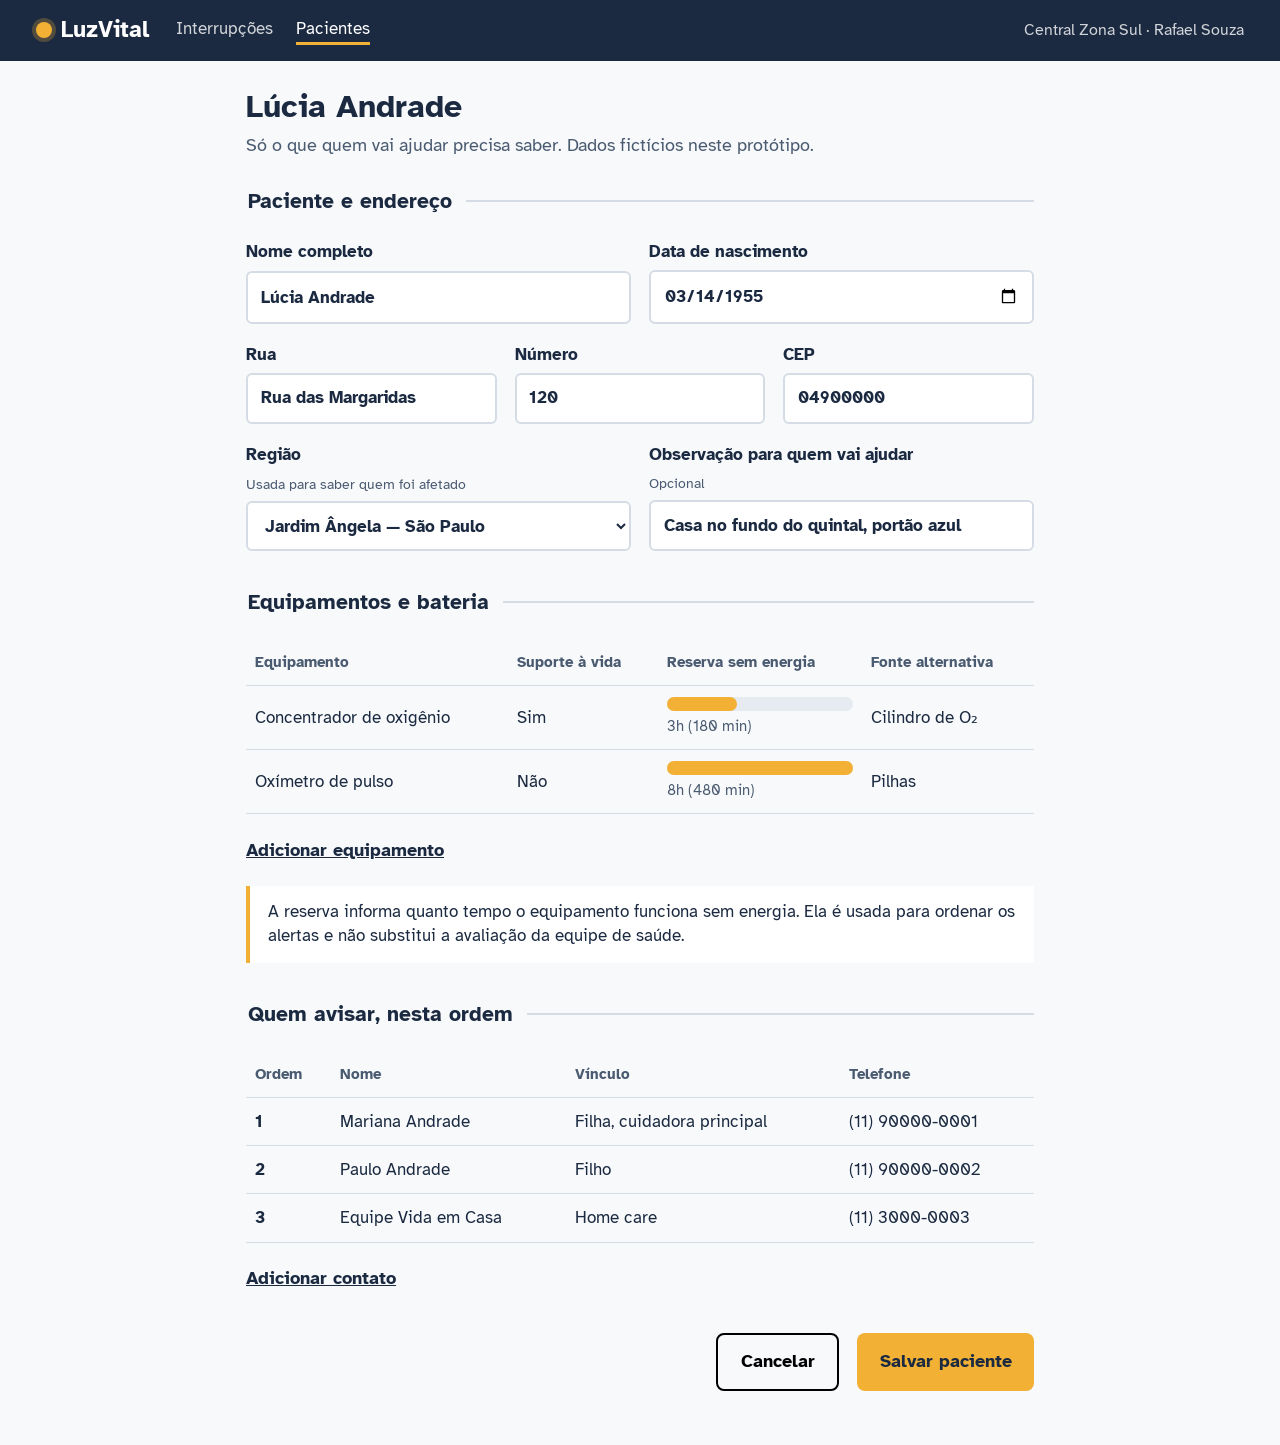
<file: frontend/prototipo/paciente.html>
<!DOCTYPE html>
<html lang="pt-BR">
<head>
<meta charset="utf-8">
<meta name="viewport" content="width=device-width, initial-scale=1">
<title>LuzVital — Cadastro do paciente (protótipo)</title>
<link rel="stylesheet" href="estilo.css">
<style>
  main { max-width: 860px; margin: 0 auto; padding: 1.5rem 2rem 3rem; }
  .intro { margin: .35rem 0 0; color: var(--texto-suave); }
  form { display: grid; gap: 2rem; margin-top: 1.5rem; }
  fieldset { border: 0; border-top: 2px solid var(--linha); padding: 1.25rem 0 0; margin: 0; display: grid; gap: 1rem; }
  legend { font-weight: 700; font-size: 1.15rem; padding-right: .75rem; }
  .linha { display: grid; grid-template-columns: repeat(auto-fit, minmax(12rem, 1fr)); gap: 1rem; }
  label { display: grid; gap: .3rem; font-weight: 700; font-size: .95rem; }
  label small { font-weight: 400; color: var(--texto-suave); }
  input, select { width: 100%; min-width: 0; font: inherit; padding: .6rem .7rem; border: 2px solid var(--linha); border-radius: 6px; background: #fff; color: var(--noite); }
  input:focus, select:focus { border-color: var(--noite); }
  table { width: 100%; border-collapse: collapse; font-size: .95rem; }
  th, td { text-align: left; padding: .6rem .5rem; border-bottom: 1px solid var(--linha); vertical-align: middle; }
  th { font-size: .85rem; color: var(--texto-suave); font-weight: 700; }
  .ordem { font-weight: 700; }
  .adicionar { background: none; border: 0; padding: .25rem 0; font-weight: 700; text-decoration: underline; color: var(--noite); justify-self: start; }
  .aviso { background: #fff; border-left: 4px solid var(--luz); padding: .75rem 1rem; font-size: .92rem; margin: 0; }
  .fim { display: flex; gap: 1rem; justify-content: flex-end; flex-wrap: wrap; }
  @media (max-width: 700px) { main { padding: 1rem; } .topo { padding: .75rem 1rem; flex-wrap: wrap; } }
</style>
</head>
<body>
<header class="topo">
  <a class="marca" href="index.html">LuzVital</a>
  <nav aria-label="Principal">
    <a href="painel.html">Interrupções</a>
    <a href="paciente.html" aria-current="page">Pacientes</a>
  </nav>
  <span class="quem">Central Zona Sul · Rafael Souza</span>
</header>

<main>
  <h1>Lúcia Andrade</h1>
  <p class="intro">Só o que quem vai ajudar precisa saber. Dados fictícios neste protótipo.</p>

  <form onsubmit="return false">
    <fieldset>
      <legend>Paciente e endereço</legend>
      <div class="linha">
        <label>Nome completo <input value="Lúcia Andrade"></label>
        <label>Data de nascimento <input type="date" value="1955-03-14"></label>
      </div>
      <div class="linha">
        <label>Rua <input value="Rua das Margaridas"></label>
        <label>Número <input value="120"></label>
        <label>CEP <input value="04900000" inputmode="numeric"></label>
      </div>
      <div class="linha">
        <label>Região <small>Usada para saber quem foi afetado</small>
          <select><option selected>Jardim Ângela — São Paulo</option><option>Capão Redondo — São Paulo</option><option>Jardim São Luís — São Paulo</option></select>
        </label>
        <label>Observação para quem vai ajudar <small>Opcional</small>
          <input value="Casa no fundo do quintal, portão azul">
        </label>
      </div>
    </fieldset>

    <fieldset>
      <legend>Equipamentos e bateria</legend>
      <table>
        <thead><tr><th>Equipamento</th><th>Suporte à vida</th><th>Reserva sem energia</th><th>Fonte alternativa</th></tr></thead>
        <tbody>
          <tr><td>Concentrador de oxigênio</td><td>Sim</td><td>
            <div class="autonomia"><div class="trilho" role="img" aria-label="3 horas de reserva"><div class="carga" style="width:37.5%"></div></div><span class="legenda">3h (180 min)</span></div>
          </td><td>Cilindro de O₂</td></tr>
          <tr><td>Oxímetro de pulso</td><td>Não</td><td>
            <div class="autonomia"><div class="trilho" role="img" aria-label="8 horas de reserva"><div class="carga" style="width:100%"></div></div><span class="legenda">8h (480 min)</span></div>
          </td><td>Pilhas</td></tr>
        </tbody>
      </table>
      <button class="adicionar" type="button">Adicionar equipamento</button>
      <p class="aviso">A reserva informa quanto tempo o equipamento funciona sem energia. Ela é usada para ordenar os alertas e não substitui a avaliação da equipe de saúde.</p>
    </fieldset>

    <fieldset>
      <legend>Quem avisar, nesta ordem</legend>
      <table>
        <thead><tr><th>Ordem</th><th>Nome</th><th>Vínculo</th><th>Telefone</th></tr></thead>
        <tbody>
          <tr><td class="ordem">1</td><td>Mariana Andrade</td><td>Filha, cuidadora principal</td><td>(11) 90000-0001</td></tr>
          <tr><td class="ordem">2</td><td>Paulo Andrade</td><td>Filho</td><td>(11) 90000-0002</td></tr>
          <tr><td class="ordem">3</td><td>Equipe Vida em Casa</td><td>Home care</td><td>(11) 3000-0003</td></tr>
        </tbody>
      </table>
      <button class="adicionar" type="button">Adicionar contato</button>
    </fieldset>

    <div class="fim">
      <button class="botao botao-secundario" type="button">Cancelar</button>
      <button class="botao botao-principal" type="submit">Salvar paciente</button>
    </div>
  </form>
</main>
</body>
</html>
</file>
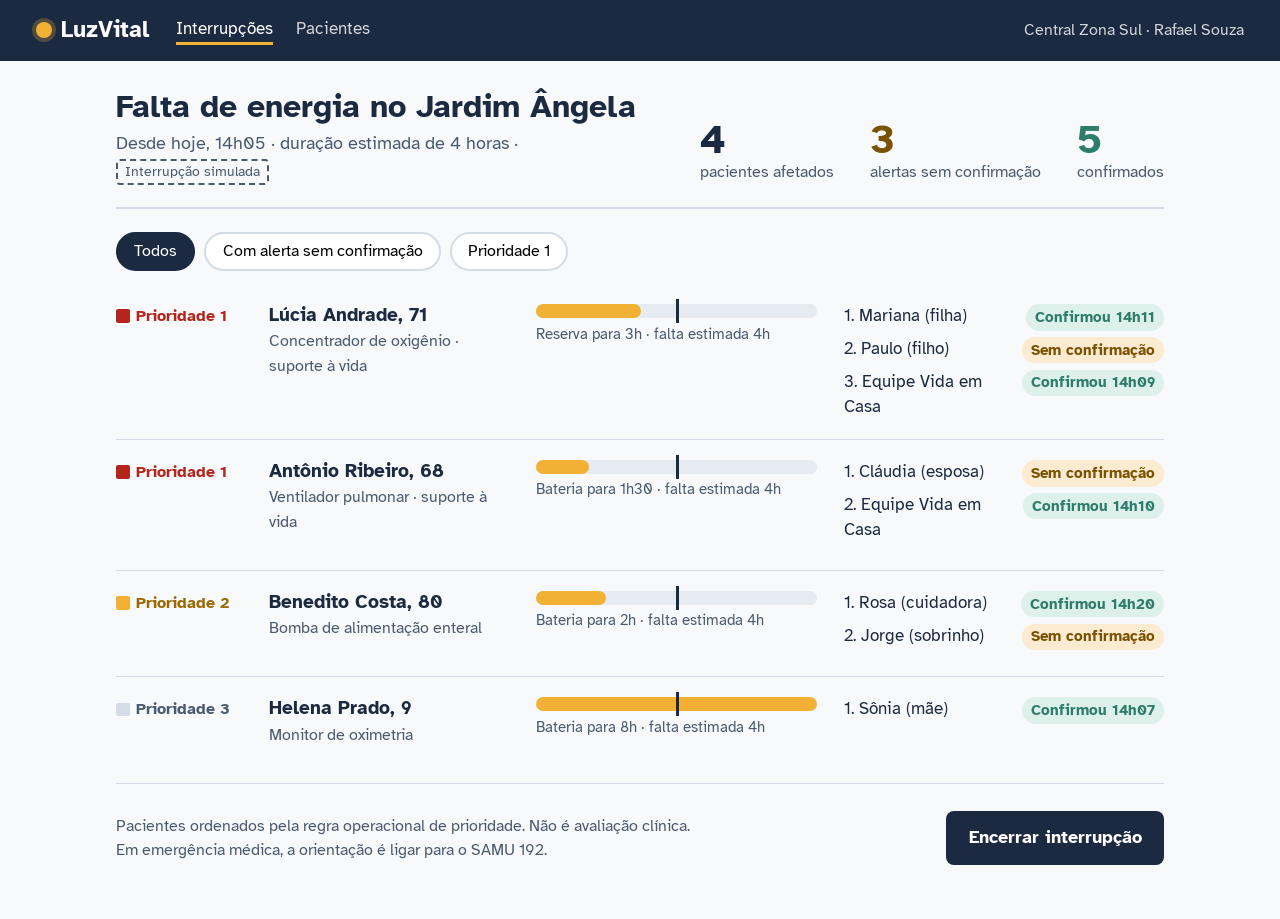
<file: frontend/prototipo/painel.html>
<!DOCTYPE html>
<html lang="pt-BR">
<head>
<meta charset="utf-8">
<meta name="viewport" content="width=device-width, initial-scale=1">
<title>LuzVital — Painel da interrupção (protótipo)</title>
<link rel="stylesheet" href="estilo.css">
<style>
  main { max-width: 1120px; margin: 0 auto; padding: 1.5rem 2rem 3rem; }
  .cabeca { display: flex; flex-wrap: wrap; align-items: flex-end; gap: 1rem 2rem; padding-bottom: 1.25rem; border-bottom: 2px solid var(--linha); }
  .cabeca .onde { flex: 1 1 22rem; }
  .cabeca .onde p { margin: .25rem 0 0; color: var(--texto-suave); }
  .contagem { display: flex; gap: 2rem; }
  .contagem div { display: grid; }
  .contagem strong { font-size: 2.25rem; line-height: 1; }
  .contagem span { font-size: .9rem; color: var(--texto-suave); }
  .contagem .pend strong { color: #7A5200; }
  .contagem .conf strong { color: var(--cuidado); }
  .filtros { display: flex; gap: .5rem; margin: 1.25rem 0 .75rem; flex-wrap: wrap; }
  .filtros button { border: 2px solid var(--linha); background: #fff; border-radius: 999px; padding: .3rem .9rem; font-size: .9rem; }
  .filtros button[aria-pressed="true"] { border-color: var(--noite); background: var(--noite); color: #fff; }
  .lista { list-style: none; margin: 0; padding: 0; }
  .paciente { display: grid; grid-template-columns: 7rem minmax(12rem, 1.2fr) minmax(14rem, 1.4fr) minmax(15rem, 1.6fr); gap: 1rem 1.5rem; align-items: start; padding: 1.1rem 0; border-bottom: 1px solid var(--linha); }
  .paciente h3 { font-size: 1.05rem; }
  .paciente .eq { font-size: .9rem; color: var(--texto-suave); margin-top: .15rem; }
  .contatos { list-style: none; margin: 0; padding: 0; display: grid; gap: .35rem; font-size: .92rem; }
  .contatos li { display: flex; justify-content: space-between; align-items: flex-start; gap: .75rem; }
  .rodape { display: flex; justify-content: space-between; align-items: center; margin-top: 1.5rem; gap: 1rem; flex-wrap: wrap; }
  .rodape p { margin: 0; font-size: .9rem; color: var(--texto-suave); }
  .botao-encerrar { background: var(--noite); color: #fff; }
  @media (max-width: 820px) {
    .topo { padding: .75rem 1rem; flex-wrap: wrap; }
    main { padding: 1rem; }
    .paciente { grid-template-columns: 1fr; gap: .5rem; }
  }
</style>
</head>
<body>
<header class="topo">
  <a class="marca" href="index.html">LuzVital</a>
  <nav aria-label="Principal">
    <a href="painel.html" aria-current="page">Interrupções</a>
    <a href="paciente.html">Pacientes</a>
  </nav>
  <span class="quem">Central Zona Sul · Rafael Souza</span>
</header>

<main>
  <section class="cabeca" aria-labelledby="titulo">
    <div class="onde">
      <h1 id="titulo">Falta de energia no Jardim Ângela</h1>
      <p>Desde hoje, 14h05 · duração estimada de 4 horas · <span class="selo-simulado">Interrupção simulada</span></p>
    </div>
    <div class="contagem" aria-label="Situação dos alertas">
      <div><strong>4</strong><span>pacientes afetados</span></div>
      <div class="pend"><strong>3</strong><span>alertas sem confirmação</span></div>
      <div class="conf"><strong>5</strong><span>confirmados</span></div>
    </div>
  </section>

  <div class="filtros" role="group" aria-label="Filtrar pacientes">
    <button aria-pressed="true">Todos</button>
    <button aria-pressed="false">Com alerta sem confirmação</button>
    <button aria-pressed="false">Prioridade 1</button>
  </div>

  <ol class="lista" aria-label="Pacientes afetados, do mais urgente para o menos urgente">
    <li class="paciente">
      <span class="prio prio-1">Prioridade 1</span>
      <div>
        <h3>Lúcia Andrade, 71</h3>
        <p class="eq">Concentrador de oxigênio · suporte à vida</p>
      </div>
      <div class="autonomia">
        <div class="trilho" role="img" aria-label="Bateria de 3 horas, menor que as 4 horas estimadas de falta de energia">
          <div class="carga" style="width:37.5%"></div><span class="marco" style="left:50%"></span>
        </div>
        <span class="legenda">Reserva para 3h · falta estimada 4h</span>
      </div>
      <ul class="contatos">
        <li>1. Mariana (filha) <span class="status st-confirmado">Confirmou 14h11</span></li>
        <li>2. Paulo (filho) <span class="status st-pendente">Sem confirmação</span></li>
        <li>3. Equipe Vida em Casa <span class="status st-confirmado">Confirmou 14h09</span></li>
      </ul>
    </li>
    <li class="paciente">
      <span class="prio prio-1">Prioridade 1</span>
      <div>
        <h3>Antônio Ribeiro, 68</h3>
        <p class="eq">Ventilador pulmonar · suporte à vida</p>
      </div>
      <div class="autonomia">
        <div class="trilho" role="img" aria-label="Bateria de 1 hora e meia, menor que as 4 horas estimadas">
          <div class="carga" style="width:18.75%"></div><span class="marco" style="left:50%"></span>
        </div>
        <span class="legenda">Bateria para 1h30 · falta estimada 4h</span>
      </div>
      <ul class="contatos">
        <li>1. Cláudia (esposa) <span class="status st-pendente">Sem confirmação</span></li>
        <li>2. Equipe Vida em Casa <span class="status st-confirmado">Confirmou 14h10</span></li>
      </ul>
    </li>
    <li class="paciente">
      <span class="prio prio-2">Prioridade 2</span>
      <div>
        <h3>Benedito Costa, 80</h3>
        <p class="eq">Bomba de alimentação enteral</p>
      </div>
      <div class="autonomia">
        <div class="trilho" role="img" aria-label="Bateria de 2 horas, menor que as 4 horas estimadas">
          <div class="carga" style="width:25%"></div><span class="marco" style="left:50%"></span>
        </div>
        <span class="legenda">Bateria para 2h · falta estimada 4h</span>
      </div>
      <ul class="contatos">
        <li>1. Rosa (cuidadora) <span class="status st-confirmado">Confirmou 14h20</span></li>
        <li>2. Jorge (sobrinho) <span class="status st-pendente">Sem confirmação</span></li>
      </ul>
    </li>
    <li class="paciente">
      <span class="prio prio-3">Prioridade 3</span>
      <div>
        <h3>Helena Prado, 9</h3>
        <p class="eq">Monitor de oximetria</p>
      </div>
      <div class="autonomia">
        <div class="trilho" role="img" aria-label="Bateria de 8 horas, maior que as 4 horas estimadas">
          <div class="carga" style="width:100%"></div><span class="marco" style="left:50%"></span>
        </div>
        <span class="legenda">Bateria para 8h · falta estimada 4h</span>
      </div>
      <ul class="contatos">
        <li>1. Sônia (mãe) <span class="status st-confirmado">Confirmou 14h07</span></li>
      </ul>
    </li>
  </ol>

  <div class="rodape">
    <p>Pacientes ordenados pela regra operacional de prioridade. Não é avaliação clínica.<br>Em emergência médica, a orientação é ligar para o SAMU 192.</p>
    <button class="botao botao-encerrar">Encerrar interrupção</button>
  </div>
</main>
</body>
</html>
</file>
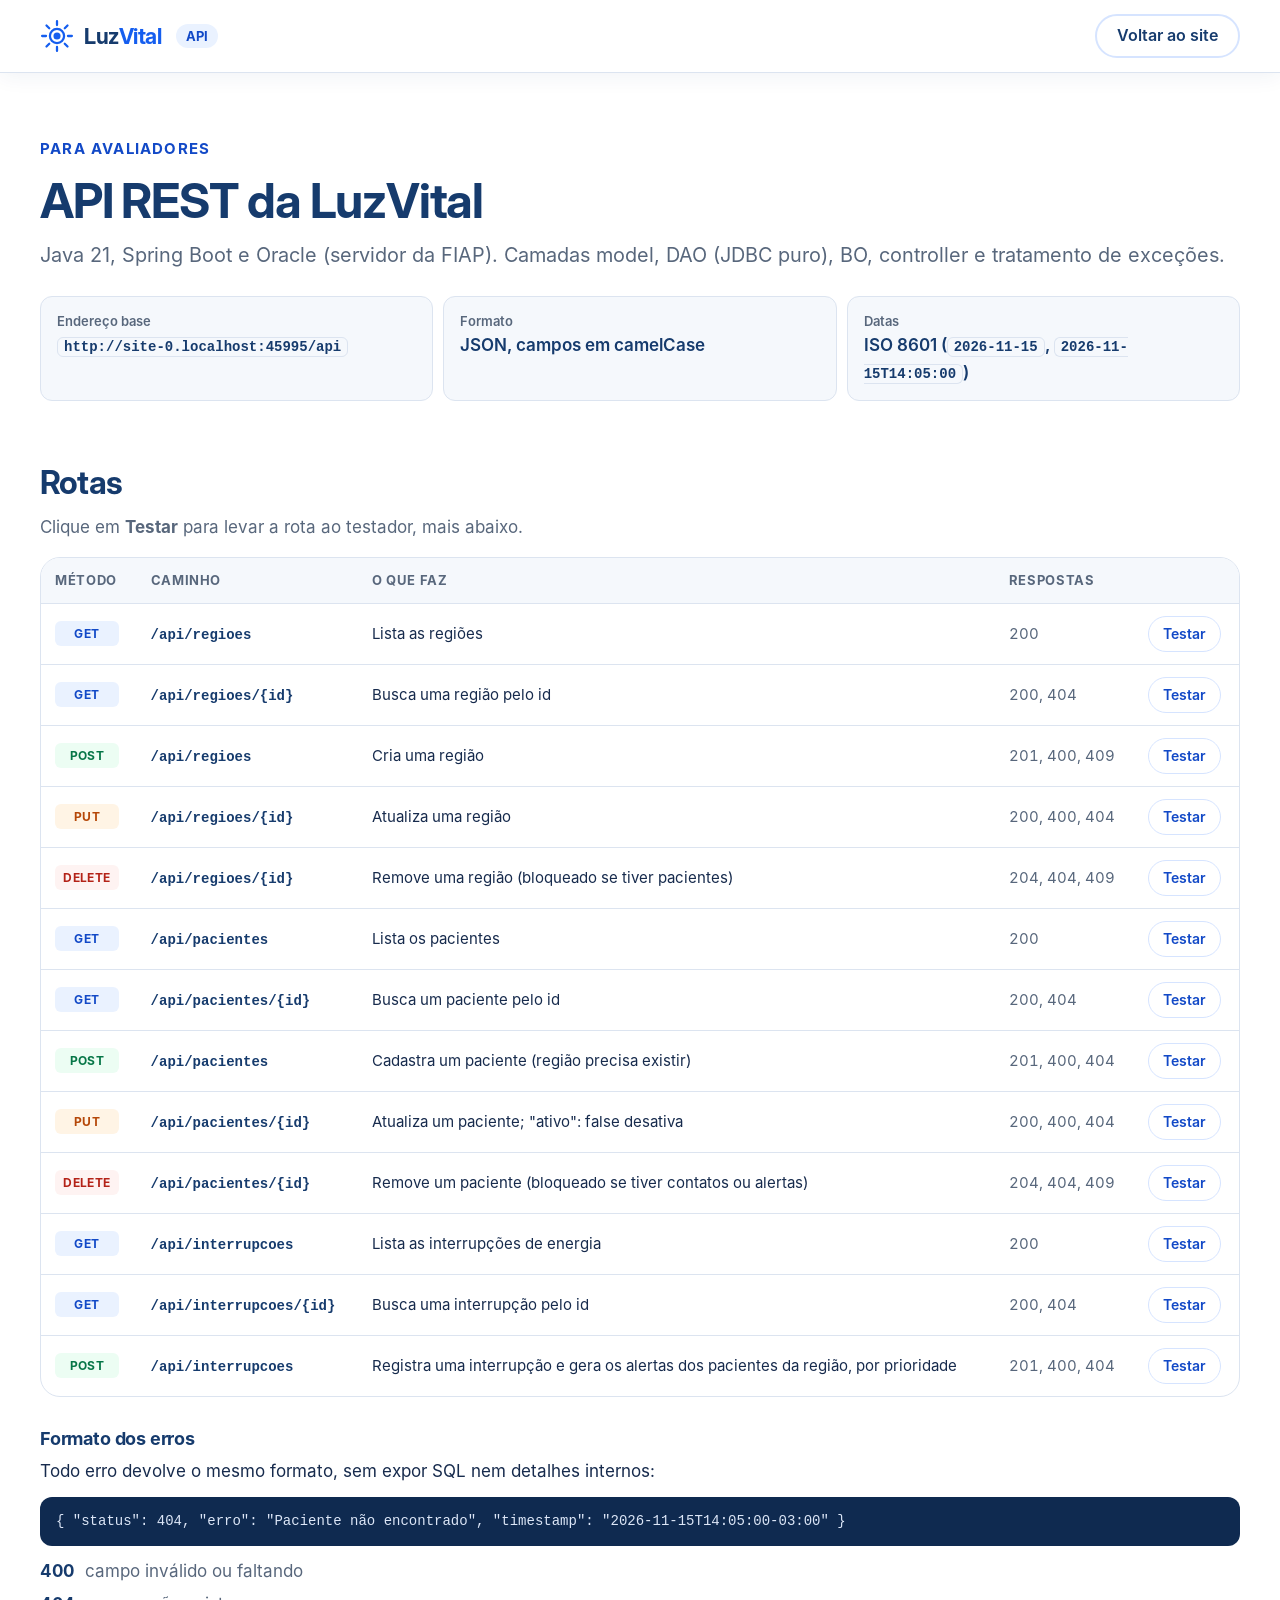
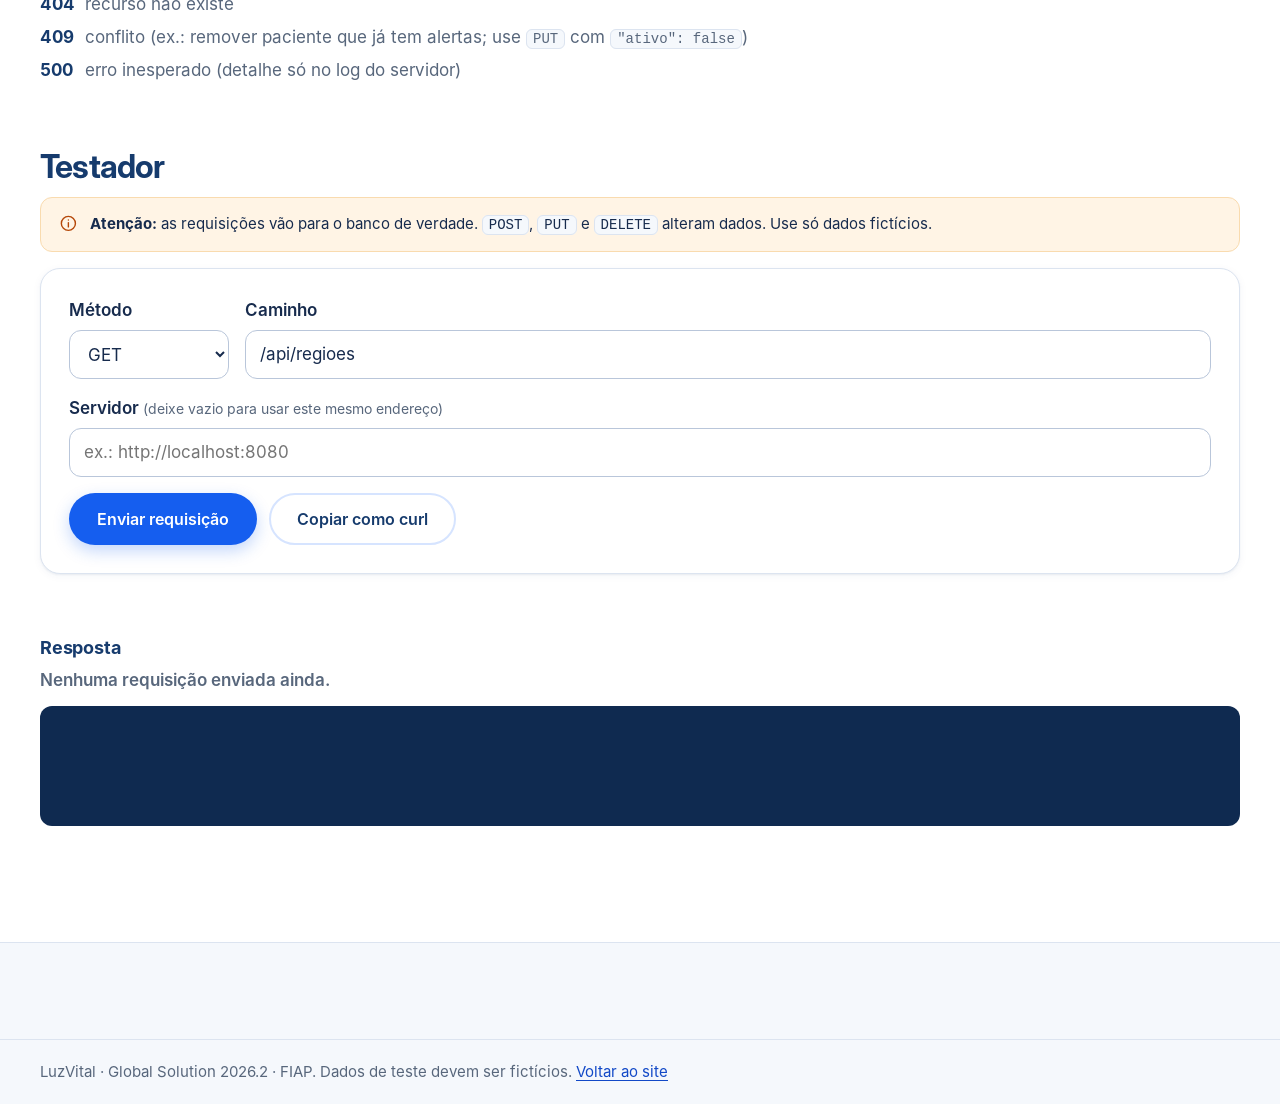
<file: backend/src/main/resources/static/api.html>
<!DOCTYPE html>
<html lang="pt-BR">
<head>
  <meta charset="utf-8">
  <meta name="viewport" content="width=device-width, initial-scale=1">
  <title>API da LuzVital — guia para avaliação</title>
  <meta name="description" content="Rotas da API REST da LuzVital (Java 21, Spring Boot, Oracle) e um testador simples de requisições.">
  <meta name="theme-color" content="#155EEF">
  <link rel="icon" href="assets/logo/favicon.svg" type="image/svg+xml">
  <link rel="stylesheet" href="css/styles.css">
  <link rel="stylesheet" href="css/api.css">
  <script src="js/api.js" defer></script>
</head>
<body class="api-pagina">
  <a class="pular" href="#conteudo">Pular para o conteúdo principal</a>

  <header class="cabecalho rolou">
    <div class="container cabecalho__linha">
      <a class="marca" href="index.html" aria-label="LuzVital — voltar ao site">
        <svg class="marca__simbolo" viewBox="0 0 48 48" aria-hidden="true" focusable="false">
          <g fill="none" stroke="currentColor" stroke-width="3.2" stroke-linecap="round"><circle cx="24" cy="24" r="10"/><path d="M39.5 24H45M34.96 34.96l3.89 3.89M24 39.5V45M13.04 34.96l-3.89 3.89M8.5 24H3M13.04 13.04L9.15 9.15M24 8.5V3M34.96 13.04l3.89-3.89"/></g>
          <circle cx="24" cy="24" r="5" fill="currentColor"/>
        </svg>
        <span class="marca__nome">Luz<span>Vital</span></span>
        <span class="marca__api">API</span>
      </a>
      <a class="botao botao--secundario botao--compacto" href="index.html">Voltar ao site</a>
    </div>
  </header>

  <main id="conteudo" tabindex="-1" class="api">
    <section class="container api__intro" aria-labelledby="api-titulo">
      <p class="sobretitulo">Para avaliadores</p>
      <h1 id="api-titulo">API REST da LuzVital</h1>
      <p class="lead">Java 21, Spring Boot e Oracle (servidor da FIAP). Camadas model, DAO (JDBC puro), BO, controller e tratamento de exceções.</p>
      <dl class="api__fatos">
        <div><dt>Endereço base</dt><dd><code data-base>/api</code></dd></div>
        <div><dt>Formato</dt><dd>JSON, campos em camelCase</dd></div>
        <div><dt>Datas</dt><dd>ISO 8601 (<code>2026-11-15</code>, <code>2026-11-15T14:05:00</code>)</dd></div>
      </dl>
    </section>

    <section class="container" aria-labelledby="rotas-titulo">
      <h2 id="rotas-titulo">Rotas</h2>
      <p class="api__dica">Clique em <strong>Testar</strong> para levar a rota ao testador, mais abaixo.</p>

      <div class="tabela-rolagem" role="region" aria-labelledby="rotas-titulo" tabindex="0">
        <table class="rotas">
          <thead>
            <tr><th scope="col">Método</th><th scope="col">Caminho</th><th scope="col">O que faz</th><th scope="col">Respostas</th><th scope="col"><span class="sr-only">Ação</span></th></tr>
          </thead>
          <tbody data-rotas></tbody>
        </table>
      </div>

      <h3 class="api__sub">Formato dos erros</h3>
      <p>Todo erro devolve o mesmo formato, sem expor SQL nem detalhes internos:</p>
      <pre class="codigo"><code>{ "status": 404, "erro": "Paciente não encontrado", "timestamp": "2026-11-15T14:05:00-03:00" }</code></pre>
      <ul class="codigos">
        <li><strong>400</strong> campo inválido ou faltando</li>
        <li><strong>404</strong> recurso não existe</li>
        <li><strong>409</strong> conflito (ex.: remover paciente que já tem alertas; use <code>PUT</code> com <code>"ativo": false</code>)</li>
        <li><strong>500</strong> erro inesperado (detalhe só no log do servidor)</li>
      </ul>
    </section>

    <section class="container" id="testador" aria-labelledby="testador-titulo">
      <h2 id="testador-titulo">Testador</h2>
      <div class="aviso-simulacao" role="note">
        <svg class="icone" viewBox="0 0 24 24" aria-hidden="true"><circle cx="12" cy="12" r="9"/><path d="M12 11v5.5M12 7.6v.2"/></svg>
        <p><strong>Atenção:</strong> as requisições vão para o banco de verdade. <code>POST</code>, <code>PUT</code> e <code>DELETE</code> alteram dados. Use só dados fictícios.</p>
      </div>
      <p class="api__alerta-origem" data-aviso-origem hidden>Esta página foi aberta como arquivo. Para testar, abra-a pelo endereço do servidor (por exemplo <code>https://seu-app.onrender.com/api.html</code>) ou informe abaixo o endereço do servidor local.</p>

      <form class="testador" data-testador novalidate>
        <div class="testador__linha">
          <div class="campo campo--metodo">
            <label for="t-metodo">Método</label>
            <select id="t-metodo" name="metodo">
              <option>GET</option><option>POST</option><option>PUT</option><option>DELETE</option>
            </select>
          </div>
          <div class="campo campo--caminho">
            <label for="t-caminho">Caminho</label>
            <input id="t-caminho" name="caminho" type="text" value="/api/regioes" autocomplete="off" spellcheck="false" required>
          </div>
        </div>
        <div class="campo" data-campo-servidor>
          <label for="t-servidor">Servidor <span class="opcional">(deixe vazio para usar este mesmo endereço)</span></label>
          <input id="t-servidor" name="servidor" type="url" placeholder="ex.: http://localhost:8080" autocomplete="off" spellcheck="false">
        </div>
        <div class="campo" data-campo-corpo>
          <label for="t-corpo">Corpo JSON</label>
          <textarea id="t-corpo" name="corpo" rows="8" spellcheck="false" aria-describedby="t-corpo-dica"></textarea>
          <p class="campo__dica" id="t-corpo-dica">Usado só em POST e PUT.</p>
        </div>
        <label class="confirmar-exclusao" data-confirmar-exclusao hidden>
          <input type="checkbox" name="confirmaExclusao"> Confirmo que quero apagar este registro
        </label>
        <div class="acoes">
          <button class="botao botao--primario" type="submit" data-enviar>Enviar requisição</button>
          <button class="botao botao--secundario" type="button" data-copiar>Copiar como curl</button>
        </div>
      </form>

      <section class="resposta" aria-labelledby="resposta-titulo">
        <h3 id="resposta-titulo">Resposta</h3>
        <p class="resposta__status" data-status aria-live="polite">Nenhuma requisição enviada ainda.</p>
        <pre class="codigo codigo--resposta" tabindex="0" aria-label="Corpo da resposta"><code data-resposta></code></pre>
      </section>
    </section>
  </main>

  <footer class="rodape">
    <div class="container rodape__base">
      <p>LuzVital · Global Solution 2026.2 · FIAP. Dados de teste devem ser fictícios. <a href="index.html">Voltar ao site</a></p>
    </div>
  </footer>
</body>
</html>
</file>
<file: frontend/prototipo/estilo.css>
/* LuzVital — protótipo (Agile). Tokens compartilhados pelas 3 telas. */
@import url("https://fonts.googleapis.com/css2?family=Atkinson+Hyperlegible:wght@400;700&display=swap");

:root {
  --noite: #1B2A41;      /* apagão: fundo da tela do contato, texto da central */
  --noite-2: #263a57;
  --luz: #F2B134;        /* sinal de luz: ação principal, autonomia */
  --cuidado: #2E7D6B;    /* confirmado */
  --risco: #B3261E;      /* prioridade 1 */
  --aviso: #9A6A00;      /* prioridade 2 (texto sobre claro) */
  --papel: #F7F9FB;
  --linha: #D5DCE5;
  --texto-suave: #4A5A70;
  font-family: "Atkinson Hyperlegible", system-ui, sans-serif;
  font-size: 18px;
  line-height: 1.5;
  color: var(--noite);
}
* { box-sizing: border-box; }
body { margin: 0; background: var(--papel); }
h1, h2, h3 { line-height: 1.2; margin: 0; }
h1 { font-size: 1.75rem; }
h2 { font-size: 1.25rem; }
a { color: inherit; }
:focus-visible { outline: 3px solid var(--luz); outline-offset: 3px; }
button { font: inherit; cursor: pointer; }

/* Barra superior da central */
.topo { background: var(--noite); color: #fff; display: flex; align-items: center; gap: 1.5rem; padding: .75rem 2rem; }
.marca { font-weight: 700; font-size: 1.25rem; display: flex; align-items: center; gap: .5rem; text-decoration: none; }
.marca::before { content: ""; width: .9rem; height: .9rem; border-radius: 50%; background: var(--luz); box-shadow: 0 0 0 4px rgba(242,177,52,.25); }
.topo nav { display: flex; gap: 1.25rem; font-size: .95rem; }
.topo nav a { text-decoration: none; opacity: .8; }
.topo nav a[aria-current] { opacity: 1; border-bottom: 3px solid var(--luz); }
.topo .quem { margin-left: auto; font-size: .9rem; opacity: .8; }

/* Selo "simulado" — integrações não são reais no MVP */
.selo-simulado { display: inline-block; font-size: .8rem; border: 2px dashed currentColor; border-radius: 4px; padding: 0 .4rem; }

/* Barra de autonomia: bateria x duração estimada */
.autonomia { display: grid; gap: .25rem; }
.autonomia .trilho { position: relative; height: 14px; background: #E6EBF1; border-radius: 7px; overflow: visible; }
.autonomia .carga { height: 100%; border-radius: 7px; background: var(--luz); }
.autonomia .marco { position: absolute; top: -5px; bottom: -5px; width: 3px; background: var(--noite); }
.autonomia .legenda { font-size: .85rem; color: var(--texto-suave); }

.prio { display: inline-flex; align-items: center; gap: .35rem; font-weight: 700; font-size: .9rem; }
.prio::before { content: ""; width: .75rem; height: .75rem; border-radius: 2px; }
.prio-1 { color: var(--risco); } .prio-1::before { background: var(--risco); }
.prio-2 { color: var(--aviso); } .prio-2::before { background: var(--luz); }
.prio-3 { color: var(--texto-suave); } .prio-3::before { background: var(--linha); }

.status { font-size: .85rem; font-weight: 700; padding: .1rem .5rem; border-radius: 999px; white-space: nowrap; }
.st-pendente { background: #FCEBD0; color: #7A5200; }
.st-confirmado { background: #DDF0EA; color: var(--cuidado); }

.botao { border: 0; border-radius: 8px; padding: .75rem 1.25rem; font-weight: 700; }
.botao-principal { background: var(--luz); color: var(--noite); }
.botao-secundario { background: transparent; border: 2px solid currentColor; }

@media (prefers-reduced-motion: reduce) { * { transition: none !important; animation: none !important; } }
</file>
<file: backend/src/main/resources/static/css/styles.css>
/* =====================================================================
   LuzVital — estilos do site
   Mobile-first. Tokens no :root; componentes; seções; ajustes por largura.
   Contraste: todos os pares texto/fundo usados aqui foram medidos (≥ 4,5:1).
   ===================================================================== */

/* ---------- Fontes (Inter, OFL 1.1, hospedada no próprio site) ---------- */
@font-face { font-family: "Inter"; src: url("../assets/fonts/inter-regular.woff") format("woff"); font-weight: 400; font-display: swap; }
@font-face { font-family: "Inter"; src: url("../assets/fonts/inter-semibold.woff") format("woff"); font-weight: 600; font-display: swap; }
@font-face { font-family: "Inter"; src: url("../assets/fonts/inter-bold.woff") format("woff"); font-weight: 700; font-display: swap; }
@font-face { font-family: "Inter Display"; src: url("../assets/fonts/interdisplay-bold.woff") format("woff"); font-weight: 700; font-display: swap; }

/* ---------- Tokens ---------- */
:root {
  --azul: #155EEF;
  --azul-forte: #1249C7;
  --azul-escuro: #163B6D;
  --azul-noite: #0F2A50;
  --azul-claro: #EAF2FF;
  --azul-100: #D6E4FF;
  --branco: #FFFFFF;
  --fundo: #F5F8FC;
  --texto: #172B4D;
  --texto-2: #58677C;
  --borda: #DCE4F0;

  --ok: #067647;       --ok-fundo: #ECFDF3;
  --atencao: #B54708;  --atencao-fundo: #FFF4E5;
  --critico: #B42318;  --critico-fundo: #FEF3F2;

  --fonte: "Inter", system-ui, -apple-system, "Segoe UI", Roboto, sans-serif;
  --fonte-titulo: "Inter Display", var(--fonte);

  --raio-p: 12px;
  --raio: 20px;
  --raio-g: 28px;
  --sombra-1: 0 1px 2px rgba(22, 59, 109, .06), 0 2px 8px rgba(22, 59, 109, .05);
  --sombra-2: 0 2px 4px rgba(22, 59, 109, .05), 0 12px 32px rgba(22, 59, 109, .10);

  --foco: var(--azul);
  --largura: 1200px;
  --respiro: clamp(20px, 5vw, 40px);
  --secao-y: clamp(64px, 9vw, 120px);
  --altura-cabecalho: 72px;
}

/* ---------- Base ---------- */
*, *::before, *::after { box-sizing: border-box; }
html { -webkit-text-size-adjust: 100%; scroll-padding-top: calc(var(--altura-cabecalho) + 16px); }
@media (prefers-reduced-motion: no-preference) { html { scroll-behavior: smooth; } }
body {
  margin: 0;
  font-family: var(--fonte);
  font-size: 1.0625rem;
  line-height: 1.6;
  color: var(--texto);
  background: var(--branco);
  text-rendering: optimizeLegibility;
  -webkit-font-smoothing: antialiased;
}
[hidden] { display: none !important; }
img, svg { display: block; max-width: 100%; }
img { height: auto; }
h1, h2, h3 { margin: 0; line-height: 1.15; color: var(--azul-escuro); text-wrap: balance; }
h1, h2 { font-family: var(--fonte-titulo); font-weight: 700; letter-spacing: -0.025em; }
h3 { font-size: 1.125rem; font-weight: 700; letter-spacing: -0.01em; }
p { margin: 0; text-wrap: pretty; }
ul, ol { margin: 0; padding: 0; list-style: none; }
a { color: var(--azul-forte); text-underline-offset: 3px; }
a:hover { color: var(--azul-escuro); }
button, input, select, textarea { font: inherit; color: inherit; }
dl, dd, figure { margin: 0; }

:focus-visible { outline: 3px solid var(--foco); outline-offset: 3px; border-radius: 6px; }
main:focus { outline: none; }

.sprite { position: absolute; width: 0; height: 0; overflow: hidden; }
.icone {
  width: 1.25em; height: 1.25em; flex: none;
  fill: none; stroke: currentColor; stroke-width: 1.8; stroke-linecap: round; stroke-linejoin: round;
}
.sr-only {
  position: absolute !important; width: 1px; height: 1px; padding: 0; margin: -1px;
  overflow: hidden; clip: rect(0 0 0 0); white-space: nowrap; border: 0;
}
.container { width: 100%; max-width: calc(var(--largura) + 2 * var(--respiro)); margin-inline: auto; padding-inline: var(--respiro); }

.pular {
  position: absolute; left: 16px; top: -100px; z-index: 100;
  padding: 12px 18px; border-radius: var(--raio-p);
  background: var(--azul-escuro); color: var(--branco); font-weight: 600; text-decoration: none;
}
.pular:focus { top: 12px; color: var(--branco); }

/* ---------- Botões ---------- */
.botao {
  display: inline-flex; align-items: center; justify-content: center; gap: .55em;
  min-height: 52px; padding: 12px 26px;
  border: 2px solid transparent; border-radius: 999px;
  font-weight: 600; font-size: 1rem; line-height: 1.2; text-decoration: none; text-align: center;
  cursor: pointer;
  transition: background-color .2s, color .2s, border-color .2s, box-shadow .2s, transform .2s;
}
.botao:hover { transform: translateY(-1px); }
.botao:active { transform: none; }
.botao--primario { background: var(--azul); color: var(--branco); box-shadow: 0 6px 16px rgba(21, 94, 239, .25); }
.botao--primario:hover { background: var(--azul-forte); color: var(--branco); }
.botao--secundario { background: var(--branco); color: var(--azul-escuro); border-color: var(--azul-100); }
.botao--secundario:hover { border-color: var(--azul); color: var(--azul-forte); }
.botao--compacto { min-height: 44px; padding: 8px 20px; }
.botao--alerta { background: var(--azul-escuro); color: var(--branco); }
.botao--alerta:hover { background: var(--azul-noite); color: var(--branco); }
.botao--fantasma { background: var(--branco); color: var(--azul-escuro); border-color: var(--borda); }
.botao--fantasma:hover { border-color: var(--azul); }
.botao--claro { background: var(--branco); color: var(--azul-escuro); }
.botao--claro:hover { background: var(--azul-claro); color: var(--azul-escuro); }
.botao--contorno-claro { color: var(--branco); border-color: rgba(255, 255, 255, .55); }
.botao--contorno-claro:hover { border-color: var(--branco); color: var(--branco); }
.botao[disabled] { opacity: .55; cursor: not-allowed; transform: none; }

.acoes { display: flex; flex-wrap: wrap; gap: 12px; }
.acoes--centro { justify-content: center; }

/* ---------- Cabeçalho ---------- */
.cabecalho {
  position: sticky; top: 0; z-index: 50;
  background: rgba(255, 255, 255, .88);
  -webkit-backdrop-filter: saturate(160%) blur(12px);
  backdrop-filter: saturate(160%) blur(12px);
  border-bottom: 1px solid transparent;
  transition: border-color .2s, box-shadow .2s;
}
.cabecalho.rolou { border-color: var(--borda); box-shadow: 0 4px 20px rgba(22, 59, 109, .06); }
.cabecalho__linha { display: flex; align-items: center; gap: 16px; min-height: var(--altura-cabecalho); }
.cabecalho__cta { display: none; }

.marca { display: inline-flex; align-items: center; gap: 10px; color: var(--azul); text-decoration: none; margin-right: auto; }
.marca__simbolo { width: 34px; height: 34px; }
.marca__nome { font-family: var(--fonte-titulo); font-weight: 700; font-size: 1.35rem; letter-spacing: -0.02em; color: var(--azul-escuro); }
.marca__nome span { color: var(--azul); }
.marca:hover { color: var(--azul-forte); }

.nav__botao {
  display: inline-flex; align-items: center; gap: 8px;
  min-height: 44px; padding: 8px 14px;
  background: var(--azul-claro); color: var(--azul-escuro);
  border: 0; border-radius: 999px; font-weight: 600; cursor: pointer;
}
.nav__lista {
  position: absolute; left: 0; right: 0; top: 100%;
  display: none; flex-direction: column; gap: 2px;
  padding: 12px var(--respiro) 20px;
  background: var(--branco); border-bottom: 1px solid var(--borda);
  box-shadow: 0 16px 32px rgba(22, 59, 109, .10);
}
.nav__lista.aberto { display: flex; }
.nav__lista a {
  display: flex; align-items: center; min-height: 48px; padding: 8px 12px;
  border-radius: var(--raio-p); color: var(--texto); font-weight: 600; text-decoration: none;
}
.nav__lista a:hover { background: var(--fundo); color: var(--azul-forte); }
.nav__lista a[aria-current="true"] { color: var(--azul-forte); }
.nav__cta-movel { margin-top: 8px; }
.nav__cta-movel .botao { width: 100%; color: var(--branco); }
.nav__cta-movel .botao:hover { background: var(--azul-forte); color: var(--branco); }

/* ---------- Elementos de texto ---------- */
.selo {
  display: inline-flex; align-items: center; gap: 8px;
  padding: 6px 14px 6px 8px; border-radius: 999px;
  background: var(--azul-claro); color: var(--azul-forte);
  font-size: .9375rem; font-weight: 600;
}
.selo .icone { width: 28px; height: 28px; padding: 5px; border-radius: 50%; background: var(--branco); }
.sobretitulo { font-size: .9375rem; font-weight: 700; letter-spacing: .08em; text-transform: uppercase; color: var(--azul-forte); margin-bottom: 12px; }
.lead { font-size: clamp(1.0625rem, 1rem + .3vw, 1.25rem); color: var(--texto-2); }
h2 { font-size: clamp(1.875rem, 1.3rem + 2.4vw, 3rem); }

.secao { padding-block: var(--secao-y); }
.secao--suave { background: var(--fundo); }
.secao__cabeca { max-width: 760px; margin: 0 auto clamp(36px, 5vw, 56px); text-align: center; }
.secao__cabeca h2 { margin-bottom: 16px; }
.secao__cabeca--esquerda { margin-inline: 0; text-align: left; }

.icone-bolha {
  display: inline-grid; place-items: center; flex: none;
  width: 52px; height: 52px; border-radius: 16px;
  background: var(--azul-claro); color: var(--azul);
}
.icone-bolha .icone { width: 26px; height: 26px; }

/* ---------- Hero ---------- */
.hero { position: relative; overflow: hidden; padding-block: clamp(40px, 7vw, 96px) clamp(56px, 8vw, 112px); }
.hero__grade {
  position: absolute; inset: 0; pointer-events: none;
  background-image:
    linear-gradient(to right, rgba(21, 94, 239, .07) 1px, transparent 1px),
    linear-gradient(to bottom, rgba(21, 94, 239, .07) 1px, transparent 1px);
  background-size: 48px 48px;
  -webkit-mask-image: radial-gradient(ellipse 70% 60% at 25% 35%, #000 20%, transparent 75%);
  mask-image: radial-gradient(ellipse 70% 60% at 25% 35%, #000 20%, transparent 75%);
}
.hero__conteudo { position: relative; display: grid; gap: 48px; align-items: center; }
.hero h1 { font-size: clamp(2.375rem, 1.5rem + 4vw, 4.25rem); margin: 20px 0 20px; letter-spacing: -0.035em; }
.destaque { color: var(--azul); }
.hero__lead { font-size: clamp(1.125rem, 1.05rem + .4vw, 1.3125rem); color: var(--texto); max-width: 34em; }
.hero__apoio { margin-top: 12px; color: var(--texto-2); max-width: 36em; }
.hero .acoes { margin-top: 32px; }
.hero__notas { display: flex; flex-wrap: wrap; gap: 8px 20px; margin-top: 28px; font-size: .9375rem; color: var(--texto-2); }
.hero__notas li { display: inline-flex; align-items: center; gap: 8px; }
.hero__notas .icone { color: var(--azul); }

.hero__visual { position: relative; max-width: 560px; margin-inline: auto; width: 100%; }
.hero__visual img { border-radius: var(--raio-g); box-shadow: var(--sombra-2); }
.cartao-flutuante {
  position: absolute; display: flex; align-items: center; gap: 12px;
  padding: 12px 16px; border-radius: 18px;
  background: rgba(255, 255, 255, .96); border: 1px solid var(--azul-100);
  box-shadow: var(--sombra-2); font-size: .9375rem; line-height: 1.3;
}
.cartao-flutuante strong { display: block; color: var(--azul-escuro); }
.cartao-flutuante small { display: block; color: var(--texto-2); font-size: .8125rem; }
.cartao-flutuante--status { left: -8px; top: 8%; }
.cartao-flutuante--rede { right: -8px; bottom: 6%; flex-direction: column; align-items: flex-start; gap: 6px; }
.ponto { width: 12px; height: 12px; border-radius: 50%; flex: none; }
.ponto--ok { background: #12B76A; box-shadow: 0 0 0 5px #D1FADF; }
.avatares { display: flex; }
.avatares span {
  display: grid; place-items: center; width: 32px; height: 32px; margin-right: -8px;
  border-radius: 50%; border: 2px solid var(--branco);
  background: var(--azul-claro); color: var(--azul-forte); font-weight: 700; font-size: .8125rem;
}
.avatares span:nth-child(2) { background: #E0F2FE; color: #075985; }
.avatares span:nth-child(3) { background: var(--azul); color: var(--branco); }

/* ---------- Problema ---------- */
.problema { display: grid; gap: 40px; align-items: center; }
.problema__visual img { border-radius: var(--raio-g); box-shadow: var(--sombra-2); }
.problema__texto h2 { margin-bottom: 16px; }
.pontos { display: grid; gap: 12px; margin-top: 28px; }
.ponto-card { display: flex; gap: 16px; padding: 18px; border-radius: var(--raio); background: var(--branco); box-shadow: var(--sombra-1); }
.ponto-card h3 { margin-bottom: 4px; }
.ponto-card p { color: var(--texto-2); font-size: 1rem; }
.fato {
  margin-top: 20px; padding: 16px 18px; border-left: 4px solid var(--azul);
  border-radius: 0 var(--raio-p) var(--raio-p) 0; background: var(--azul-claro);
  font-size: 1rem; color: var(--texto);
}
.fato strong { font-family: var(--fonte-titulo); font-size: 1.25rem; color: var(--azul-escuro); }
.fato a { display: inline-block; margin-left: 4px; font-size: .9375rem; }

/* ---------- Cards (o que é) ---------- */
.cards { display: grid; gap: 16px; }
.card {
  padding: 28px; border-radius: var(--raio); background: var(--branco);
  border: 1px solid var(--borda); transition: border-color .2s, box-shadow .2s, transform .2s;
}
.card:hover { border-color: var(--azul-100); box-shadow: var(--sombra-2); transform: translateY(-2px); }
.card h3 { margin: 18px 0 8px; }
.card p { color: var(--texto-2); font-size: 1rem; }

/* ---------- Como funciona ---------- */
.etapas { display: grid; gap: 16px; counter-reset: etapa; }
.etapa {
  position: relative; display: grid; grid-template-columns: auto 1fr; column-gap: 16px; row-gap: 4px;
  padding: 22px; border-radius: var(--raio); background: var(--branco); box-shadow: var(--sombra-1);
}
.etapa__numero {
  grid-row: span 3; display: grid; place-items: center;
  width: 44px; height: 44px; border-radius: 50%;
  background: var(--azul); color: var(--branco); font-weight: 700; font-size: 1.125rem;
}
.etapa__icone { display: none; }
.etapa h3 { align-self: center; }
.etapa p { color: var(--texto-2); font-size: 1rem; }
.nota-regra {
  display: flex; gap: 12px; align-items: flex-start; max-width: 760px; margin: 32px auto 0;
  color: var(--texto-2); font-size: .9375rem;
}
.nota-regra .icone { color: var(--azul); margin-top: 2px; }

/* ---------- Demonstração ---------- */
.demo { background: linear-gradient(180deg, var(--branco) 0%, var(--azul-claro) 100%); }
.aviso-simulacao {
  display: flex; gap: 12px; align-items: flex-start;
  max-width: 900px; margin: 0 auto 24px; padding: 14px 18px;
  border-radius: var(--raio-p); border: 1px solid #F9DBAF; background: var(--atencao-fundo);
  color: var(--texto); font-size: .9375rem;
}
.aviso-simulacao .icone { color: var(--atencao); margin-top: 2px; }

.app {
  border-radius: var(--raio-g); background: var(--branco);
  border: 1px solid var(--azul-100); box-shadow: 0 30px 80px rgba(22, 59, 109, .16);
  overflow: hidden;
}
.app__barra {
  display: flex; align-items: center; gap: 12px; flex-wrap: wrap;
  padding: 12px 16px; border-bottom: 1px solid var(--borda); background: var(--fundo);
}
.app__pontos { display: flex; gap: 6px; }
.app__pontos i { width: 11px; height: 11px; border-radius: 50%; background: var(--borda); }
.app__titulo { font-weight: 600; font-size: .9375rem; color: var(--azul-escuro); margin-right: auto; }
.etiqueta { display: inline-flex; align-items: center; padding: 3px 10px; border-radius: 999px; font-size: .8125rem; font-weight: 600; }
.etiqueta--simulacao { background: var(--atencao-fundo); color: var(--atencao); border: 1px solid #F9DBAF; }

.app__corpo { display: grid; }
.app__lateral { display: none; }
.app__principal { padding: clamp(16px, 3vw, 32px); min-width: 0; }

.painel-topo { display: flex; flex-wrap: wrap; justify-content: space-between; gap: 12px 24px; align-items: flex-start; }
.painel-topo__regiao, .relogio { display: flex; align-items: center; gap: 8px; color: var(--texto-2); font-size: .9375rem; flex-wrap: wrap; }
.relogio span[data-relogio] { font-variant-numeric: tabular-nums; font-weight: 700; color: var(--azul-escuro); }
.exemplo { font-size: .75rem; font-weight: 600; padding: 1px 8px; border-radius: 999px; background: var(--fundo); color: var(--texto-2); border: 1px solid var(--borda); }
.estado {
  display: inline-flex; align-items: center; gap: 10px; margin-top: 10px;
  padding: 8px 14px; border-radius: 999px; font-weight: 700; font-size: 1.0625rem;
}
.estado[data-tom="ok"] { background: var(--ok-fundo); color: var(--ok); }
.estado[data-tom="alerta"] { background: var(--atencao-fundo); color: var(--atencao); }
.estado[data-tom="info"] { background: var(--azul-claro); color: var(--azul-forte); }

.duracao { margin: 24px 0 0; padding: 0; border: 0; }
.duracao legend { font-weight: 600; margin-bottom: 8px; padding: 0; }
.duracao__opcoes { display: flex; flex-wrap: wrap; gap: 8px; }
.duracao label {
  position: relative; display: inline-flex; align-items: center; gap: 8px;
  min-height: 44px; padding: 8px 16px 8px 12px; border-radius: 999px;
  border: 1.5px solid var(--borda); background: var(--branco); cursor: pointer; font-weight: 600;
}
.duracao input { width: 18px; height: 18px; margin: 0; accent-color: var(--azul); }
.duracao label:has(input:checked) { border-color: var(--azul); background: var(--azul-claro); color: var(--azul-forte); }
.duracao label:has(input:focus-visible) { outline: 3px solid var(--foco); outline-offset: 2px; }
.duracao input:focus-visible { outline: none; }
.duracao label:has(input:disabled) { opacity: .6; cursor: not-allowed; }
.duracao__dica { margin-top: 8px; font-size: .875rem; color: var(--texto-2); }

.controles { display: flex; flex-wrap: wrap; gap: 10px; margin-top: 20px; }
.controles .botao { min-height: 48px; }

.metricas { display: grid; grid-template-columns: repeat(2, minmax(0, 1fr)); gap: 10px; margin-top: 24px; }
.metrica { padding: 14px 16px; border-radius: var(--raio-p); background: var(--fundo); border: 1px solid var(--borda); }
.metrica dt { font-size: .8125rem; font-weight: 600; color: var(--texto-2); }
.metrica dd { font-family: var(--fonte-titulo); font-size: 1.75rem; font-weight: 700; color: var(--azul-escuro); font-variant-numeric: tabular-nums; line-height: 1.2; }
.metrica.mudou dd { animation: pulso .6s ease; }

.progresso { display: grid; grid-template-columns: repeat(2, minmax(0, 1fr)); gap: 10px 6px; margin-top: 20px; counter-reset: passo; }
.progresso li {
  counter-increment: passo; flex: 1; min-width: 0;
  padding-top: 10px; border-top: 4px solid var(--borda);
  font-size: .8125rem; font-weight: 600; color: var(--texto-2);
  overflow: hidden; text-overflow: ellipsis; white-space: nowrap;
}
.progresso li::before { content: counter(passo) ". "; }
.progresso li.feito { border-color: var(--azul); color: var(--azul-forte); }
.progresso li.atual { border-color: var(--azul); color: var(--azul-escuro); }
.progresso li.feito::after { content: " ✓"; }

.painel-vazio {
  display: flex; gap: 14px; align-items: center; margin-top: 20px; padding: 22px;
  border-radius: var(--raio); border: 1.5px dashed var(--azul-100); color: var(--texto-2);
}
.painel-vazio .icone { width: 32px; height: 32px; color: var(--ok); }
.painel-vazio strong { color: var(--azul-escuro); }

.afetados { margin-top: 24px; }
.afetados__cabeca { display: flex; flex-wrap: wrap; justify-content: space-between; align-items: baseline; gap: 8px 16px; margin-bottom: 12px; }
.tempo-1a { font-size: .9375rem; color: var(--ok); font-weight: 600; }
.lista-pacientes { display: grid; gap: 12px; }
.paciente {
  padding: 16px; border-radius: var(--raio); border: 1px solid var(--borda); background: var(--branco);
  animation: entrar .35s ease both;
}
.paciente--fora { background: var(--fundo); border-style: dashed; }
.paciente__topo { display: flex; flex-wrap: wrap; align-items: center; gap: 8px 12px; }
.paciente__nome { font-weight: 700; color: var(--azul-escuro); font-size: 1.0625rem; margin-right: auto; }
.paciente__equip { margin-top: 4px; color: var(--texto-2); font-size: .9375rem; }
.prioridade { display: inline-flex; align-items: center; gap: 6px; padding: 3px 10px; border-radius: 999px; font-size: .8125rem; font-weight: 700; }
.prioridade::before { content: ""; width: 8px; height: 8px; border-radius: 50%; background: currentColor; }
.prioridade--1 { background: var(--critico-fundo); color: var(--critico); }
.prioridade--2 { background: var(--atencao-fundo); color: var(--atencao); }
.prioridade--3 { background: var(--azul-claro); color: var(--azul-forte); }
.prioridade--fora { background: var(--branco); color: var(--texto-2); border: 1px solid var(--borda); }
.prioridade--fora::before { display: none; }

.autonomia { margin-top: 12px; }
.autonomia__barra { position: relative; height: 10px; border-radius: 999px; background: var(--fundo); border: 1px solid var(--borda); }
.autonomia__nivel { position: absolute; inset: 0 auto 0 0; border-radius: 999px; background: var(--azul); }
.autonomia__nivel--curta { background: var(--atencao); }
.autonomia__marca { position: absolute; top: -5px; bottom: -5px; width: 2px; background: var(--azul-escuro); border-radius: 2px; }
.autonomia__legenda { display: flex; flex-wrap: wrap; justify-content: space-between; gap: 4px 12px; margin-top: 6px; font-size: .8125rem; color: var(--texto-2); }
.autonomia__legenda strong { color: var(--texto); }

.contatos { display: grid; gap: 8px; margin-top: 14px; }
.contato {
  display: flex; flex-wrap: wrap; align-items: center; gap: 8px 12px;
  padding: 10px 12px; border-radius: var(--raio-p); background: var(--fundo);
}
.contato__nome { font-weight: 600; margin-right: auto; font-size: .9375rem; }
.contato__nome small { font-weight: 400; color: var(--texto-2); }
.status { display: inline-flex; align-items: center; gap: 6px; font-size: .8125rem; font-weight: 700; padding: 3px 10px; border-radius: 999px; }
.status .icone { width: 16px; height: 16px; }
.status--pendente { background: var(--atencao-fundo); color: var(--atencao); }
.status--confirmado { background: var(--ok-fundo); color: var(--ok); }
.botao-confirmar {
  min-height: 40px; padding: 6px 14px; border-radius: 999px; cursor: pointer;
  border: 1.5px solid var(--azul); background: var(--branco); color: var(--azul-forte);
  font-weight: 600; font-size: .875rem;
}
.botao-confirmar:hover { background: var(--azul); color: var(--branco); }

.nota-pequena { margin-top: 12px; font-size: .875rem; color: var(--texto-2); }

.historico { margin-top: 24px; padding-top: 20px; border-top: 1px solid var(--borda); }
.historico h3 { margin-bottom: 12px; }
.historico__lista { position: relative; display: grid; gap: 10px; padding-left: 22px; }
.historico__lista::before { content: ""; position: absolute; left: 6px; top: 6px; bottom: 6px; width: 2px; background: var(--azul-100); }
.historico__lista li { position: relative; font-size: .9375rem; animation: entrar .3s ease both; }
.historico__lista li::before {
  content: ""; position: absolute; left: -21px; top: 6px; width: 12px; height: 12px;
  border-radius: 50%; background: var(--branco); border: 3px solid var(--azul);
}
.historico__lista time { font-weight: 700; font-variant-numeric: tabular-nums; color: var(--azul-escuro); margin-right: 6px; }

/* ---------- Para quem ---------- */
.publicos { display: grid; gap: 16px; }
.publico { padding: 24px; border-radius: var(--raio); background: var(--branco); box-shadow: var(--sombra-1); }
.publico h3 { margin: 16px 0 6px; }
.publico p { color: var(--texto-2); font-size: 1rem; }
.publico__ilustra {
  position: relative; display: grid; place-items: center; width: 100%; height: 108px;
  border-radius: 16px; overflow: hidden; color: var(--azul);
  background:
    radial-gradient(circle at 80% 20%, rgba(255, 255, 255, .9) 0 18px, transparent 19px),
    radial-gradient(circle at 15% 85%, rgba(21, 94, 239, .10) 0 34px, transparent 35px),
    var(--azul-claro);
}
.publico__ilustra .icone { width: 46px; height: 46px; stroke-width: 1.5; }
.publico__ilustra--2 { background-color: #E0F2FE; color: #075985; }
.publico__ilustra--3 { background-color: #EEF4FF; }
.publico__ilustra--4 { background-color: var(--azul-100); color: var(--azul-escuro); }
.publico__ilustra--5 { background-color: #E8EEF9; color: var(--azul-escuro); }
.nota-centro { max-width: 720px; margin: 32px auto 0; text-align: center; color: var(--texto-2); font-size: .9375rem; }

/* ---------- Privacidade (escura) ---------- */
.secao--escura { --foco: #FFFFFF; background: var(--azul-escuro); color: #DCE6F7; }
.secao--escura h2, .secao--escura h3 { color: var(--branco); }
.secao--escura .sobretitulo { color: #A9C7FF; }
.secao--escura .lead { color: #C7D7F5; }
.secao--escura a { color: var(--branco); }
.privacidade { display: grid; gap: 40px; }
.privacidade__texto h2 { margin-bottom: 16px; }
.principios { display: grid; gap: 12px; }
.principios li {
  display: flex; gap: 16px; padding: 18px; border-radius: var(--raio);
  background: rgba(255, 255, 255, .06); border: 1px solid rgba(255, 255, 255, .12);
}
.principios .icone { width: 28px; height: 28px; color: #A9C7FF; margin-top: 2px; }
.principios h3 { margin-bottom: 4px; font-size: 1.0625rem; }
.principios p { color: #C7D7F5; font-size: .9375rem; }

/* ---------- FAQ ---------- */
.faq { display: grid; gap: 32px; }
.acordeao { border-top: 1px solid var(--borda); }
.acordeao h3 { font-size: 1.0625rem; border-bottom: 1px solid var(--borda); }
.acordeao button {
  display: flex; width: 100%; align-items: center; justify-content: space-between; gap: 16px;
  min-height: 64px; padding: 16px 4px; background: none; border: 0; cursor: pointer;
  text-align: left; font-weight: 600; color: var(--azul-escuro); font-size: 1.0625rem; line-height: 1.4;
}
.acordeao button:hover { color: var(--azul-forte); }
.acordeao button .icone {
  width: 32px; height: 32px; padding: 6px; border-radius: 50%; background: var(--azul-claro); color: var(--azul);
  transition: transform .25s;
}
.acordeao button[aria-expanded="true"] .icone { transform: rotate(180deg); }
.acordeao [role="region"] { padding: 0 4px 20px; color: var(--texto-2); border-bottom: 1px solid var(--borda); }
.acordeao [role="region"] p { max-width: 62ch; }

/* ---------- CTA ---------- */
.cta { padding: 0 0 var(--secao-y); }
.cta__caixa {
  position: relative; overflow: hidden; text-align: center;
  padding-block: clamp(56px, 8vw, 96px);
  border-radius: var(--raio-g);
  background:
    radial-gradient(ellipse 60% 80% at 50% 0%, rgba(255, 255, 255, .16), transparent 70%),
    var(--azul);
  color: var(--branco);
  --foco: #FFFFFF;
}
.container.cta__caixa { max-width: calc(var(--largura)); width: calc(100% - 2 * var(--respiro)); }
.cta__sol { width: 64px; height: 64px; margin: 0 auto 20px; color: rgba(255, 255, 255, .9); }
.cta h2 { color: var(--branco); max-width: 16em; margin: 0 auto 16px; }
.cta p { max-width: 38em; margin: 0 auto 32px; color: #EAF2FF; font-size: 1.125rem; }

/* ---------- Rodapé ---------- */
.rodape { background: var(--fundo); border-top: 1px solid var(--borda); padding-top: 56px; font-size: .9375rem; color: var(--texto-2); }
.rodape__grade { display: grid; gap: 32px; }
.rodape__marca p { margin-top: 12px; max-width: 26em; }
.marca--rodape { margin: 0; }
.rodape__titulo { font-family: var(--fonte); font-size: .875rem; font-weight: 700; letter-spacing: .06em; text-transform: uppercase; color: var(--azul-escuro); margin-bottom: 12px; }
.rodape nav ul { display: grid; gap: 4px; }
.rodape nav a { display: inline-block; padding: 4px 0; color: var(--texto); text-decoration: none; }
.rodape nav a:hover { color: var(--azul-forte); text-decoration: underline; }
.rodape p + p { margin-top: 8px; }
.equipe { margin-top: 10px; display: grid; gap: 2px; color: var(--texto); }
.rodape__base { margin-top: 40px; padding-block: 20px; border-top: 1px solid var(--borda); }

/* ---------- Animações ---------- */
@keyframes entrar { from { opacity: 0; transform: translateY(8px); } to { opacity: 1; transform: none; } }
@keyframes pulso { 0% { transform: scale(1); } 40% { transform: scale(1.12); } 100% { transform: scale(1); } }
.js .revelar { opacity: 0; transform: translateY(16px); transition: opacity .6s ease, transform .6s ease; }
.js .revelar.visivel { opacity: 1; transform: none; }

@media (prefers-reduced-motion: reduce) {
  *, *::before, *::after { animation-duration: .01ms !important; animation-iteration-count: 1 !important; transition-duration: .01ms !important; }
  .js .revelar { opacity: 1; transform: none; }
  .botao:hover, .card:hover { transform: none; }
}

@media (max-width: 599px) {
  .cartao-flutuante--rede { display: none; }
  .cartao-flutuante--status { left: 8px; top: 12px; padding: 10px 14px; }
}

/* ---------- Largura ≥ 600 px ---------- */
@media (min-width: 600px) {
  .cards--3 { grid-template-columns: repeat(2, 1fr); }
  .publicos { grid-template-columns: repeat(2, 1fr); }
  .metricas { grid-template-columns: repeat(4, minmax(0, 1fr)); }
  .progresso { grid-template-columns: repeat(4, minmax(0, 1fr)); }
  .rodape__grade { grid-template-columns: repeat(2, 1fr); }
  .principios { grid-template-columns: repeat(2, 1fr); }
  .principios li:last-child:nth-child(odd) { grid-column: 1 / -1; }
}

/* ---------- Largura ≥ 768 px ---------- */
@media (min-width: 600px) and (max-width: 1099px) {
  .cabecalho__cta { display: inline-flex; }
  .nav { order: 3; }
  .nav__cta-movel { display: none; }
}

@media (min-width: 768px) {
  .app__corpo { grid-template-columns: 200px 1fr; }
  .app__lateral {
    display: flex; flex-direction: column; justify-content: space-between;
    padding: 20px 12px; border-right: 1px solid var(--borda); background: var(--branco);
  }
  .app__lateral ul { display: grid; gap: 4px; }
  .app__lateral li {
    display: flex; align-items: center; gap: 10px; padding: 10px 12px; border-radius: var(--raio-p);
    color: var(--texto-2); font-weight: 600; font-size: .9375rem;
  }
  .app__lateral li.ativo { background: var(--azul-claro); color: var(--azul-forte); }
  .app__lateral-nota { padding: 0 12px; font-size: .75rem; color: var(--texto-2); }
  .contatos { grid-template-columns: 1fr; }
}

/* ---------- Largura ≥ 960 px ---------- */
@media (min-width: 960px) {

  .hero__conteudo { grid-template-columns: 1.05fr 1fr; gap: 56px; }
  .hero__visual { margin: 0; }
  .cartao-flutuante--status { left: -32px; }
  .cartao-flutuante--rede { right: -24px; }

  .problema { grid-template-columns: 1fr 1.05fr; gap: 64px; }
  .cards--3 { grid-template-columns: repeat(3, 1fr); }

  .etapas { grid-template-columns: repeat(5, 1fr); gap: 16px; position: relative; }
  .etapas::before {
    content: ""; position: absolute; top: 46px; left: 10%; right: 10%; height: 2px;
    background: repeating-linear-gradient(90deg, var(--azul-100) 0 8px, transparent 8px 14px);
  }
  .etapa { grid-template-columns: 1fr; text-align: left; padding: 24px 20px; position: relative; }
  .etapa__numero { grid-row: auto; margin-bottom: 14px; position: relative; z-index: 1; box-shadow: 0 0 0 6px var(--fundo); }
  .etapa h3 { margin-bottom: 6px; }

  .publicos { grid-template-columns: repeat(6, 1fr); }
  .publico { grid-column: span 2; }
  .publico:nth-child(4) { grid-column: 2 / span 2; }

  .privacidade { grid-template-columns: .9fr 1.1fr; gap: 64px; align-items: start; }
  .faq { grid-template-columns: .8fr 1.2fr; gap: 64px; align-items: start; }
  .rodape__grade { grid-template-columns: 1.3fr 1fr 1.2fr 1.4fr; }
  .contatos { grid-template-columns: repeat(auto-fit, minmax(240px, 1fr)); }
}

/* ---------- Menu completo a partir de 1100 px ---------- */
@media (min-width: 1100px) {
  .nav__botao, .nav__cta-movel { display: none; }
  .nav__lista {
    position: static; display: flex; flex-direction: row; gap: 2px;
    padding: 0; background: none; border: 0; box-shadow: none;
  }
  .nav__lista a { min-height: 44px; padding: 8px 12px; white-space: nowrap; font-size: .9375rem; color: var(--texto-2); }
  .nav__lista a:hover { background: none; color: var(--azul-forte); }
  .nav__lista a[aria-current="true"] { color: var(--azul-escuro); box-shadow: inset 0 -2px 0 var(--azul); border-radius: 0; }
  .cabecalho__cta { display: inline-flex; }
  .marca { margin-right: 0; }
  .nav { margin-inline: auto; }
}

@media (min-width: 1240px) {
  .nav__lista a { padding: 8px 14px; }
}

/* ---------- Impressão ---------- */
@media print {
  .cabecalho, .pular, .controles, .duracao, .cta { display: none; }
  .js .revelar { opacity: 1; transform: none; }
}
</file>
<file: backend/src/main/resources/static/css/api.css>
/* LuzVital — página da API (usa os tokens de styles.css). */
.marca__api {
  margin-left: 4px; padding: 2px 10px; border-radius: 999px;
  background: var(--azul-claro); color: var(--azul-forte); font-size: .8125rem; font-weight: 700;
}
.api { padding-bottom: var(--secao-y); }
.api section { margin-top: clamp(40px, 6vw, 64px); }
.api__intro h1 { font-size: clamp(2rem, 1.5rem + 2.4vw, 3rem); margin-bottom: 12px; }
.api h2 { font-size: clamp(1.5rem, 1.2rem + 1.2vw, 2rem); margin-bottom: 12px; }
.api__sub { margin: 32px 0 8px; }
.api__dica { color: var(--texto-2); margin-bottom: 16px; }
.api p + p { margin-top: 8px; }

.api__fatos { display: grid; gap: 10px; margin-top: 24px; }
.api__fatos div { padding: 14px 16px; border-radius: var(--raio-p); background: var(--fundo); border: 1px solid var(--borda); }
.api__fatos dt { font-size: .8125rem; font-weight: 600; color: var(--texto-2); }
.api__fatos dd { font-weight: 600; color: var(--azul-escuro); overflow-wrap: anywhere; }

code, pre { font-family: ui-monospace, "Cascadia Mono", Consolas, "Liberation Mono", monospace; font-size: .875rem; }
:not(pre) > code { padding: 1px 6px; border-radius: 6px; background: var(--fundo); border: 1px solid var(--borda); overflow-wrap: anywhere; }

.tabela-rolagem { position: relative; overflow-x: auto; border: 1px solid var(--borda); border-radius: var(--raio); }
.rotas { width: 100%; min-width: 720px; border-collapse: collapse; font-size: .9375rem; }
.rotas th, .rotas td { padding: 12px 14px; text-align: left; vertical-align: middle; border-bottom: 1px solid var(--borda); }
.rotas thead th { background: var(--fundo); font-size: .8125rem; color: var(--texto-2); text-transform: uppercase; letter-spacing: .05em; }
.rotas tbody tr:last-child td { border-bottom: 0; }
.rotas tbody tr:hover { background: #FAFCFF; }
.rotas td code { border: 0; background: none; padding: 0; color: var(--azul-escuro); font-weight: 600; }
.rotas__codigos { color: var(--texto-2); white-space: nowrap; font-variant-numeric: tabular-nums; }

.metodo { display: inline-block; min-width: 64px; padding: 3px 8px; border-radius: 6px; text-align: center; font-size: .75rem; font-weight: 700; letter-spacing: .03em; }
.metodo--get { background: var(--azul-claro); color: var(--azul-forte); }
.metodo--post { background: var(--ok-fundo); color: var(--ok); }
.metodo--put { background: var(--atencao-fundo); color: var(--atencao); }
.metodo--delete { background: var(--critico-fundo); color: var(--critico); }

.botao-testar {
  min-height: 36px; padding: 4px 14px; border-radius: 999px; cursor: pointer;
  border: 1.5px solid var(--azul-100); background: var(--branco); color: var(--azul-forte); font-weight: 600; font-size: .875rem;
}
.botao-testar:hover { border-color: var(--azul); }

.codigo {
  margin: 12px 0 0; padding: 14px 16px; border-radius: var(--raio-p);
  background: var(--azul-noite); color: #DCE6F7; overflow-x: auto; line-height: 1.5;
}
.codigo:focus-visible { outline-color: var(--azul); }
.codigos { display: grid; gap: 6px; margin-top: 12px; color: var(--texto-2); }
.codigos strong { display: inline-block; min-width: 40px; color: var(--azul-escuro); }

.api .aviso-simulacao { margin: 0 0 16px; max-width: none; }
.api__alerta-origem { margin-bottom: 16px; padding: 12px 16px; border-radius: var(--raio-p); background: var(--azul-claro); }

.testador { display: grid; gap: 16px; padding: clamp(16px, 3vw, 28px); border-radius: var(--raio); border: 1px solid var(--borda); background: var(--branco); box-shadow: var(--sombra-1); }
.testador__linha { display: grid; gap: 16px; }
.campo { display: grid; gap: 6px; }
.campo label, .confirmar-exclusao { font-weight: 600; }
.opcional { font-weight: 400; color: var(--texto-2); font-size: .875rem; }
.campo input, .campo select, .campo textarea {
  width: 100%; min-height: 48px; padding: 10px 14px; border-radius: var(--raio-p);
  border: 1.5px solid #B9C6DA; background: var(--branco); color: var(--texto);
}
.campo textarea { font-family: ui-monospace, "Cascadia Mono", Consolas, monospace; font-size: .875rem; resize: vertical; }
.campo input:focus-visible, .campo select:focus-visible, .campo textarea:focus-visible { outline: 3px solid var(--foco); outline-offset: 1px; border-color: var(--azul); }
.campo__dica { font-size: .875rem; color: var(--texto-2); }
.confirmar-exclusao { display: flex; align-items: center; gap: 10px; color: var(--critico); }
.confirmar-exclusao input { width: 20px; height: 20px; accent-color: var(--critico); }

.resposta h3 { margin-bottom: 8px; }
.resposta__status { font-weight: 600; color: var(--texto-2); }
.resposta__status--ok { color: var(--ok); }
.resposta__status--erro { color: var(--critico); }
.codigo--resposta { min-height: 120px; max-height: 480px; overflow: auto; white-space: pre-wrap; overflow-wrap: anywhere; }

@media (min-width: 600px) {
  .api__fatos { grid-template-columns: repeat(3, minmax(0, 1fr)); }
  .testador__linha { grid-template-columns: 160px 1fr; }
}

.api-pagina .cabecalho__linha { justify-content: space-between; }
.api-pagina .marca { margin-right: 0; }
</file>
